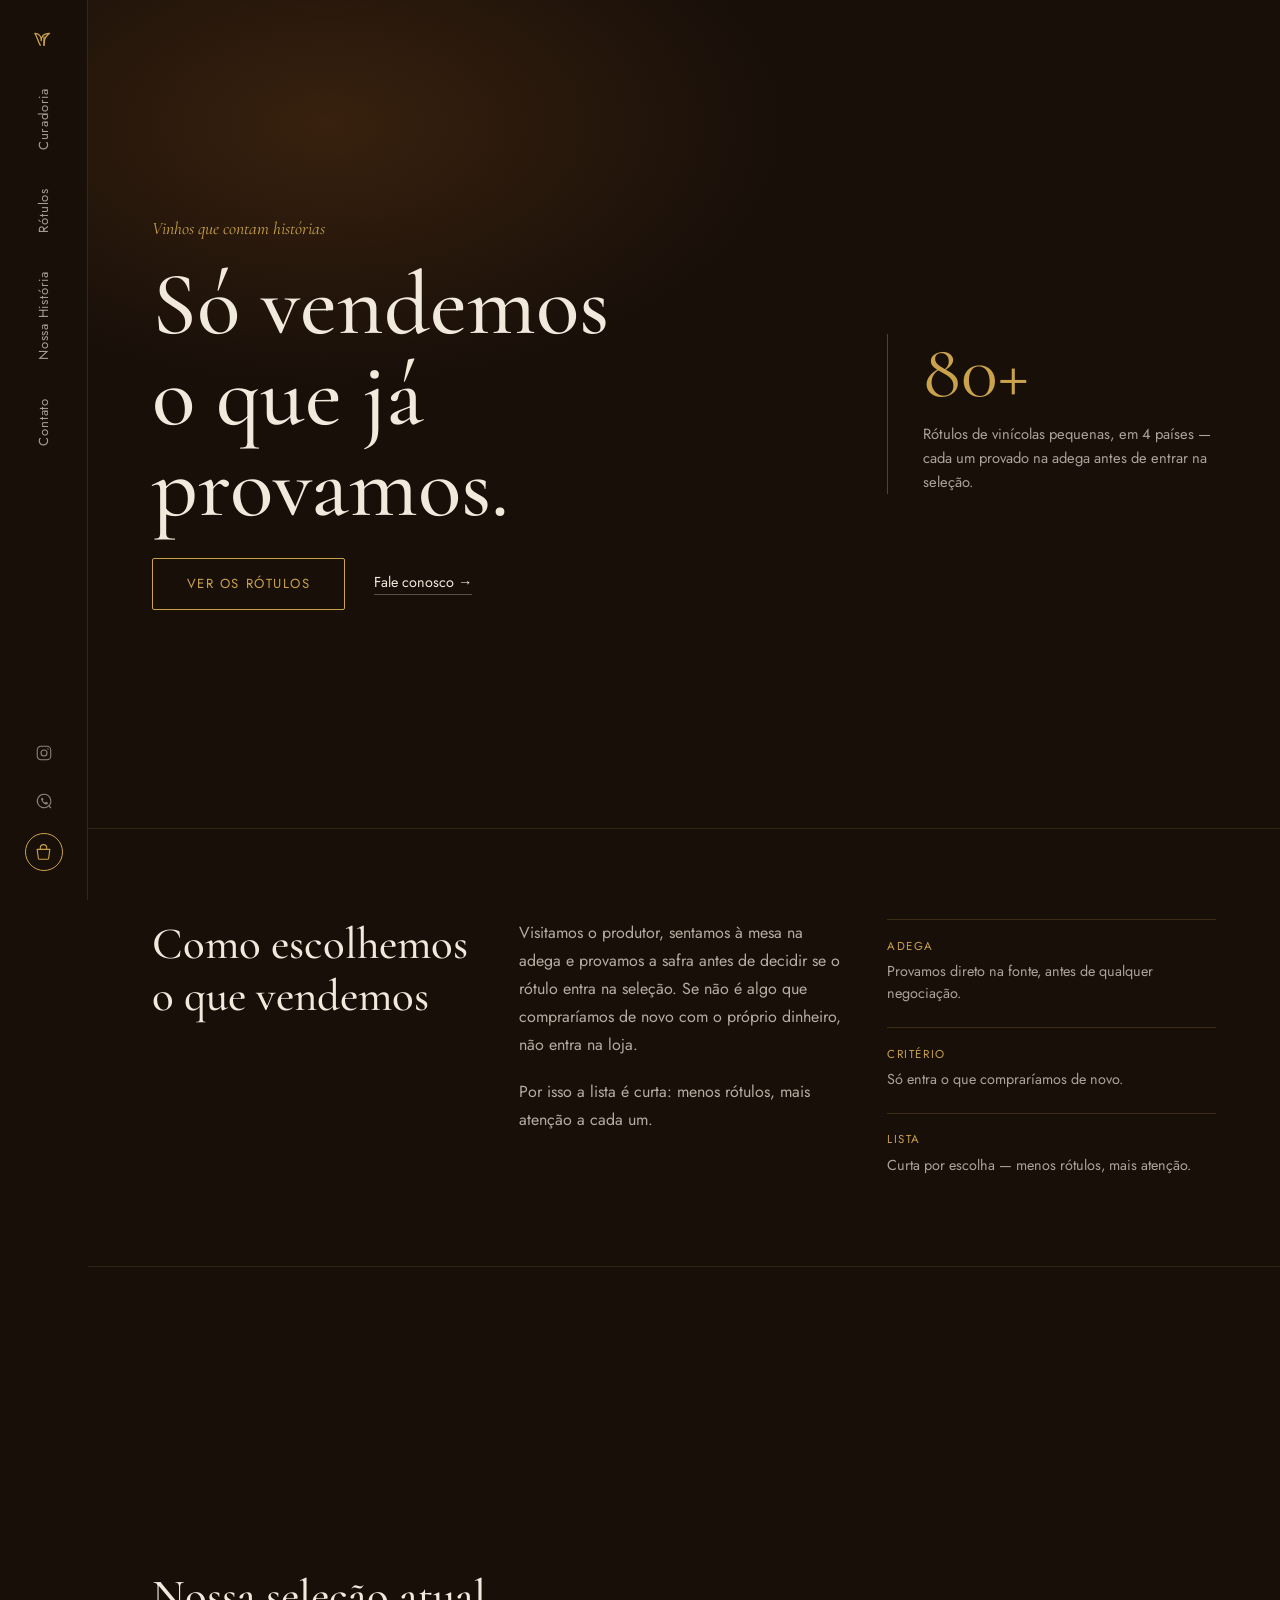
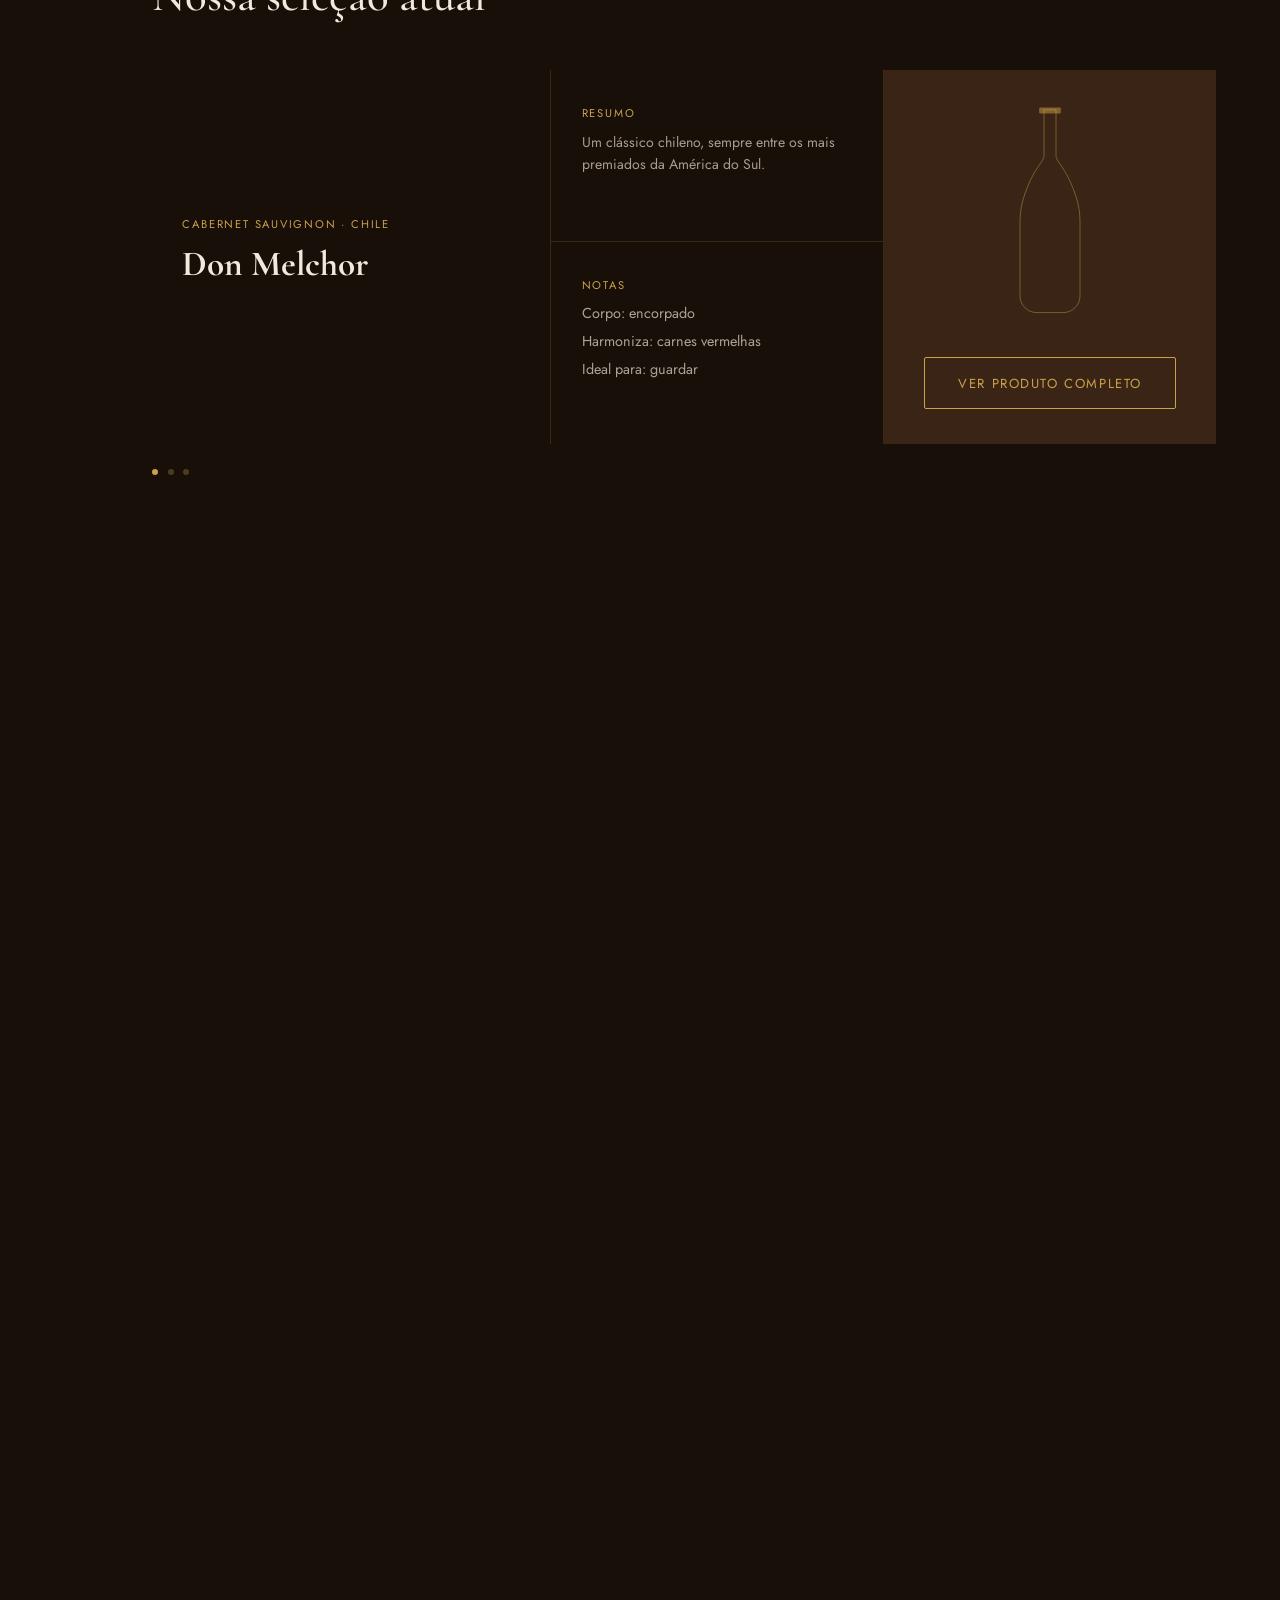
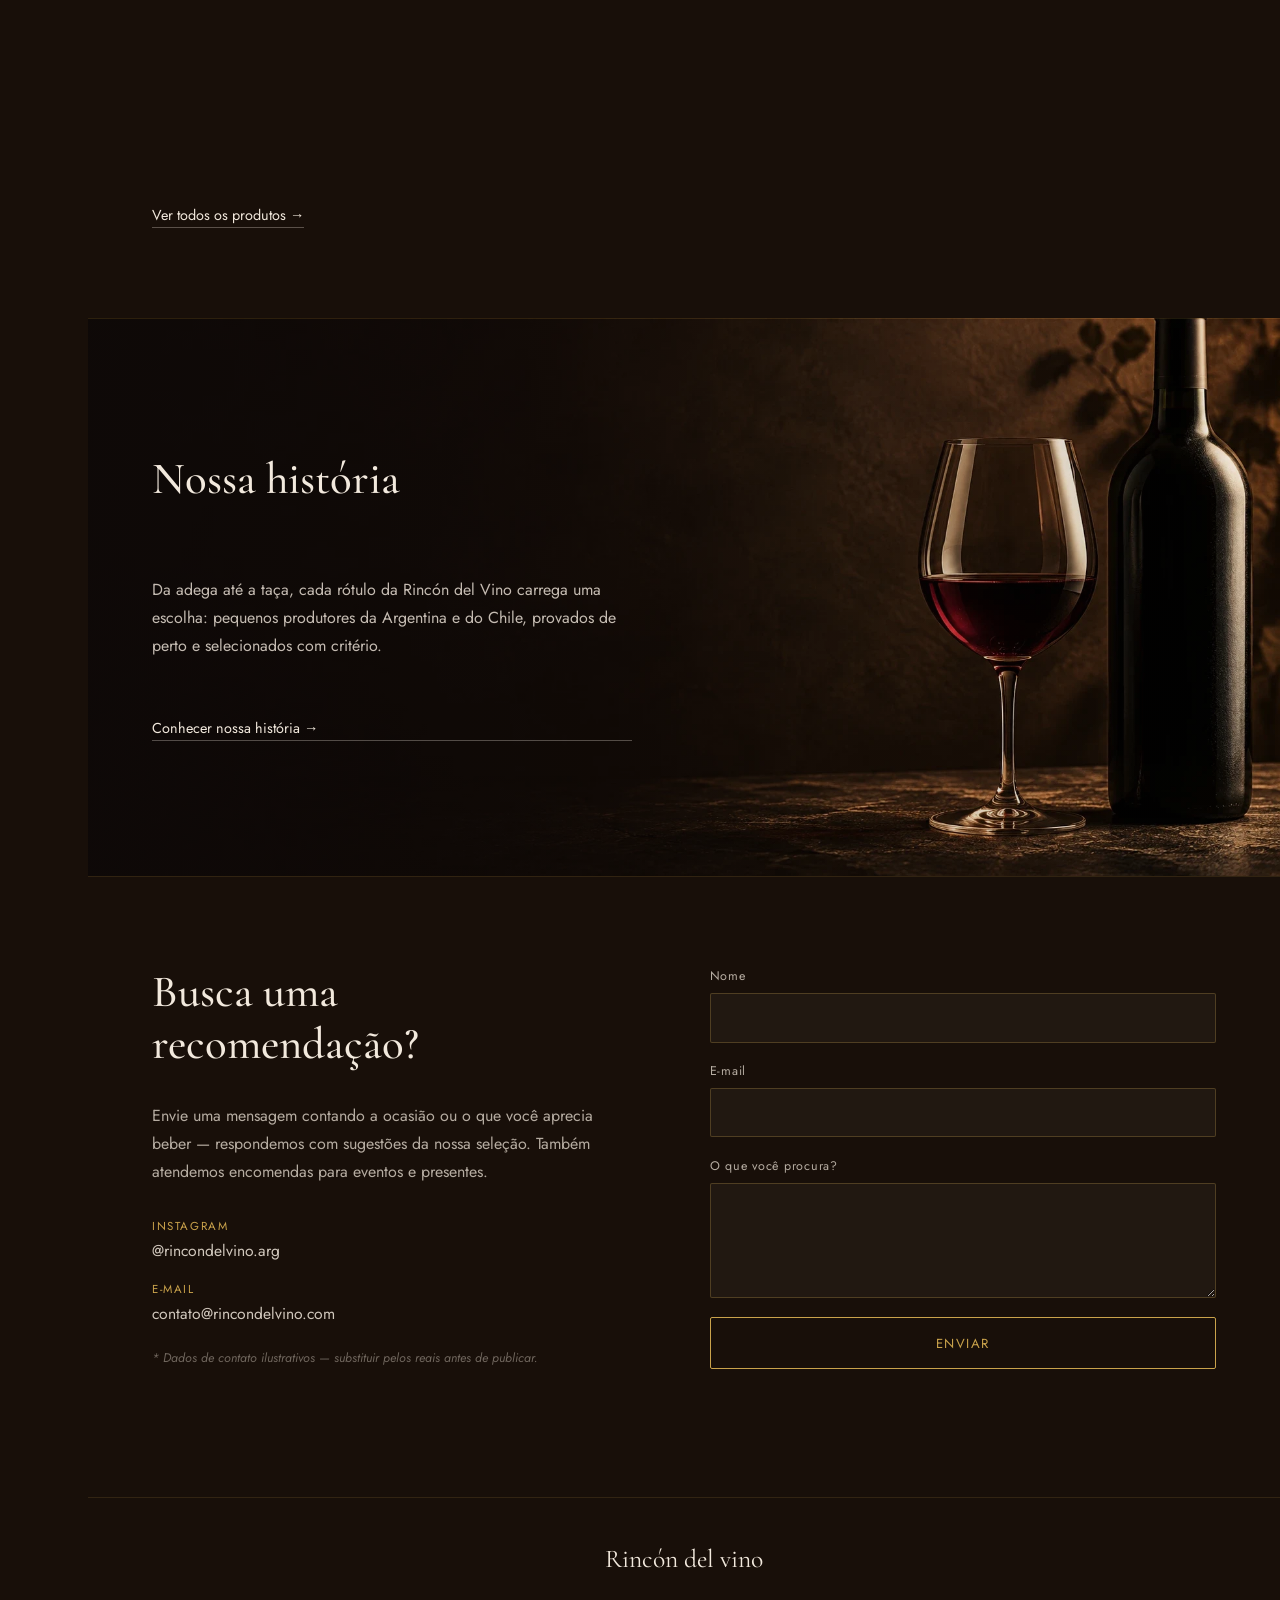
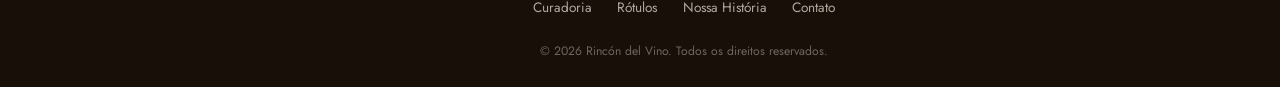
<file: index.html>
<!DOCTYPE html>
<html lang="pt-BR">
  <head>
    <meta charset="UTF-8" />
    <meta name="viewport" content="width=device-width, initial-scale=1.0" />
    <title>Rincón del Vino — Curadoria de Vinhos Argentinos e Chilenos</title>
    <meta
      name="description"
      content="A Rincón del Vino é uma garrafeira especializada em vinhos argentinos e chilenos de pequenos produtores. Rótulos provados e selecionados a dedo, com retirada em loja."
    />
    <meta name="robots" content="index, follow" />
    <link rel="canonical" href="https://rincon-zeta.vercel.app/" />
    <meta property="og:type" content="website" />
    <meta property="og:site_name" content="Rincón del Vino" />
    <meta property="og:title" content="Rincón del Vino — Curadoria de Vinhos Argentinos e Chilenos" />
    <meta
      property="og:description"
      content="Garrafeira especializada em vinhos argentinos e chilenos de pequenos produtores, provados e selecionados a dedo."
    />
    <meta property="og:url" content="https://rincon-zeta.vercel.app/" />
    <meta property="og:locale" content="pt_BR" />
    <meta name="twitter:card" content="summary" />
    <meta name="twitter:title" content="Rincón del Vino — Curadoria de Vinhos Argentinos e Chilenos" />
    <meta
      name="twitter:description"
      content="Garrafeira especializada em vinhos argentinos e chilenos de pequenos produtores, provados e selecionados a dedo."
    />
    <link rel="preconnect" href="https://fonts.googleapis.com" />
    <link rel="preconnect" href="https://fonts.gstatic.com" crossorigin />
    <link
      href="https://fonts.googleapis.com/css2?family=Cormorant+Garamond:ital,wght@0,500,600&family=Jost:wght@300;400;500&display=swap"
      rel="stylesheet"
    />
    <link rel="stylesheet" href="assets/css/style.css" />
    <script type="application/ld+json">
      {
        "@context": "https://schema.org",
        "@type": "LiquorStore",
        "name": "Rincón del Vino",
        "description": "Garrafeira especializada em vinhos argentinos e chilenos de pequenos produtores.",
        "url": "https://rincon-zeta.vercel.app/",
        "sameAs": ["https://www.instagram.com/rincondelvino.arg/"],
        "priceRange": "$$"
      }
    </script>
  </head>
  <body>
    <div class="shell">
      <aside class="rail" id="rail">
        <a href="#topo" class="rail__logo" aria-label="Rincón del Vino">
          <svg viewBox="0 0 24 24" fill="none" stroke="currentColor" stroke-width="1.4" aria-hidden="true">
            <path d="M12 21c0-6 1-9 6-13-6 0-9 2-9 8 0-5-3-8-7-8 3 4 3 9 6 13" stroke-linecap="round" stroke-linejoin="round" />
            <path d="M12 21V12" stroke-linecap="round" />
          </svg>
        </a>

        <nav class="rail__nav" id="nav-links">
          <a href="#curadoria">Curadoria</a>
          <a href="produtos/">Rótulos</a>
          <a href="historia.html">Nossa História</a>
          <a href="#contato">Contato</a>
        </nav>

        <div class="rail__right">
          <a
            class="rail__icon"
            href="https://www.instagram.com/rincondelvino.arg/"
            target="_blank"
            rel="noopener"
            aria-label="Instagram"
          >
            <svg viewBox="0 0 24 24" fill="none" stroke="currentColor" stroke-width="1.4" aria-hidden="true">
              <rect x="3" y="3" width="18" height="18" rx="5" />
              <circle cx="12" cy="12" r="4" />
              <circle cx="17.3" cy="6.7" r="0.9" fill="currentColor" stroke="none" />
            </svg>
          </a>
          <a
            class="rail__icon"
            id="whatsapp-link"
            href="#"
            target="_blank"
            rel="noopener"
            aria-label="WhatsApp"
          >
            <svg viewBox="0 0 24 24" fill="none" stroke="currentColor" stroke-width="1.4" aria-hidden="true">
              <path d="M12 3a9 9 0 1 0 6.5 15.3L21 21l-2.7-2.5A9 9 0 0 0 12 3Z" stroke-linejoin="round" />
              <path d="M8.4 8.6c.3-.6.9-1.3 1.5-1 .5.2 1 1.3 1.2 1.7.2.4.1.6-.1.9-.2.3-.4.5-.6.7-.2.2-.2.4 0 .7.4 1 1.6 2.1 2.6 2.5.3.1.5.1.7-.1.2-.2.5-.5.7-.7.3-.2.5-.3.9-.1.5.2 1.5.7 1.7 1.1.3.4.3.9 0 1.4-.4.6-1.3 1-2 1-2 0-5.4-2.2-6.7-6.3-.2-.7 0-1.8.1-2.8Z" fill="currentColor" stroke="none" />
            </svg>
          </a>
          <a href="carrinho.html" class="rail__icon rail__icon--cart" aria-label="Carrinho">
            <svg viewBox="0 0 24 24" fill="none" stroke="currentColor" stroke-width="1.4" aria-hidden="true">
              <path d="M4 8h16l-1.5 11.2A1.5 1.5 0 0 1 17 20.5H7a1.5 1.5 0 0 1-1.5-1.3L4 8Z" stroke-linejoin="round" />
              <path d="M8 8V6a4 4 0 0 1 8 0v2" stroke-linecap="round" />
            </svg>
            <span class="rail__cart-badge" id="cart-count" hidden>0</span>
          </a>

          <button
            class="rail__toggle"
            id="nav-toggle"
            aria-label="Abrir menu"
            aria-expanded="false"
            aria-controls="nav-links"
          >
            <span></span>
            <span></span>
            <span></span>
          </button>
        </div>
      </aside>

      <main class="content">
        <section class="hero" id="topo">
          <div class="hero__main">
            <p class="hero__kicker">Vinhos que contam histórias</p>
            <h1 class="hero__headline">
              Só vendemos<br />
              o que já<br />
              provamos.
            </h1>
            <div class="hero__actions">
              <a href="produtos/" class="cta">Ver os rótulos</a>
              <a href="#contato" class="link-underline">Fale conosco →</a>
            </div>
          </div>

          <aside class="hero__panel">
            <p class="hero__panel-number">80+</p>
            <p class="hero__panel-label">
              Rótulos de vinícolas pequenas, em 4 países — cada um provado
              na adega antes de entrar na seleção.
            </p>
          </aside>
        </section>

        <section class="block" id="curadoria">
          <div class="block__grid">
            <h2 class="block__title">Como escolhemos o que vendemos</h2>

            <div class="block__copy">
              <p class="body-copy">
                Visitamos o produtor, sentamos à mesa na adega e provamos
                a safra antes de decidir se o rótulo entra na seleção. Se
                não é algo que compraríamos de novo com o próprio
                dinheiro, não entra na loja.
              </p>
              <p class="body-copy">
                Por isso a lista é curta: menos rótulos, mais atenção a
                cada um.
              </p>
            </div>

            <ul class="fact-list">
              <li>
                <p class="fact-list__label">Adega</p>
                <p class="fact-list__text">Provamos direto na fonte, antes de qualquer negociação.</p>
              </li>
              <li>
                <p class="fact-list__label">Critério</p>
                <p class="fact-list__text">Só entra o que compraríamos de novo.</p>
              </li>
              <li>
                <p class="fact-list__label">Lista</p>
                <p class="fact-list__text">Curta por escolha — menos rótulos, mais atenção.</p>
              </li>
            </ul>
          </div>
        </section>

        <section class="block block--catalog" id="colecao">
          <div class="catalog" id="catalog">
            <div class="catalog__frame">
              <h2 class="block__title">Nossa seleção atual</h2>

              <div class="bento" id="catalog-grid">
                <div class="catalog-product is-active" data-product="0">
                  <article class="bento__item bento__item--feature">
                    <p class="wine-card__type">Cabernet Sauvignon · Chile</p>
                    <h3 class="wine-card__name">Don Melchor</h3>
                  </article>
                  <article class="bento__item">
                    <p class="wine-card__type">Resumo</p>
                    <p class="wine-card__note">
                      Um clássico chileno, sempre entre os mais premiados
                      da América do Sul.
                    </p>
                  </article>
                  <article class="bento__item">
                    <p class="wine-card__type">Notas</p>
                    <ul class="catalog__specs">
                      <li>Corpo: encorpado</li>
                      <li>Harmoniza: carnes vermelhas</li>
                      <li>Ideal para: guardar</li>
                    </ul>
                  </article>
                  <article class="bento__item bento__item--cta">
                    <svg class="catalog__bottle" viewBox="0 0 140 380" role="img" aria-label="Ilustração de uma garrafa de vinho (imagem provisória)">
                      <path
                        d="M60,8 L80,8 L80,84 C80,94 95,104 108,138 C118,163 120,178 120,198
                           L120,318 C120,334 107,346 92,346 L48,346 C33,346 20,334 20,318
                           L20,198 C20,178 22,163 32,138 C45,104 60,94 60,84 Z"
                        fill="none" stroke="rgba(201,162,75,0.5)" stroke-width="1.5" />
                      <rect x="52" y="4" width="36" height="10" rx="2" fill="rgba(201,162,75,0.5)" />
                    </svg>
                    <a href="produtos/don-melchor.html" class="cta">Ver produto completo</a>
                  </article>
                </div>

                <div class="catalog-product" data-product="1">
                  <article class="bento__item bento__item--feature">
                    <p class="wine-card__type">Malbec · Mendoza, Argentina</p>
                    <h3 class="wine-card__name">Finca Ambrosía</h3>
                  </article>
                  <article class="bento__item">
                    <p class="wine-card__type">Resumo</p>
                    <p class="wine-card__note">
                      Malbec de altitude, da Cordilheira dos Andes.
                    </p>
                  </article>
                  <article class="bento__item">
                    <p class="wine-card__type">Notas</p>
                    <ul class="catalog__specs">
                      <li>Corpo: médio a encorpado</li>
                      <li>Harmoniza: carnes grelhadas</li>
                      <li>Ideal para: guardar</li>
                    </ul>
                  </article>
                  <article class="bento__item bento__item--cta">
                    <svg class="catalog__bottle" viewBox="0 0 140 380" role="img" aria-label="Ilustração de uma garrafa de vinho (imagem provisória)">
                      <path
                        d="M60,8 L80,8 L80,84 C80,94 95,104 108,138 C118,163 120,178 120,198
                           L120,318 C120,334 107,346 92,346 L48,346 C33,346 20,334 20,318
                           L20,198 C20,178 22,163 32,138 C45,104 60,94 60,84 Z"
                        fill="none" stroke="rgba(201,162,75,0.5)" stroke-width="1.5" />
                      <rect x="52" y="4" width="36" height="10" rx="2" fill="rgba(201,162,75,0.5)" />
                    </svg>
                    <a href="produtos/finca-ambrosia.html" class="cta">Ver produto completo</a>
                  </article>
                </div>

                <div class="catalog-product" data-product="2">
                  <article class="bento__item bento__item--feature">
                    <p class="wine-card__type">Malbec · Agrelo, Argentina</p>
                    <h3 class="wine-card__name">Anaia</h3>
                  </article>
                  <article class="bento__item">
                    <p class="wine-card__type">Resumo</p>
                    <p class="wine-card__note">
                      Descoberta recente, hoje presença constante na
                      nossa seleção.
                    </p>
                  </article>
                  <article class="bento__item">
                    <p class="wine-card__type">Notas</p>
                    <ul class="catalog__specs">
                      <li>Corpo: médio</li>
                      <li>Harmoniza: queijos e massas</li>
                      <li>Ideal para: beber logo</li>
                    </ul>
                  </article>
                  <article class="bento__item bento__item--cta">
                    <svg class="catalog__bottle" viewBox="0 0 140 380" role="img" aria-label="Ilustração de uma garrafa de vinho (imagem provisória)">
                      <path
                        d="M60,8 L80,8 L80,84 C80,94 95,104 108,138 C118,163 120,178 120,198
                           L120,318 C120,334 107,346 92,346 L48,346 C33,346 20,334 20,318
                           L20,198 C20,178 22,163 32,138 C45,104 60,94 60,84 Z"
                        fill="none" stroke="rgba(201,162,75,0.5)" stroke-width="1.5" />
                      <rect x="52" y="4" width="36" height="10" rx="2" fill="rgba(201,162,75,0.5)" />
                    </svg>
                    <a href="produtos/anaia.html" class="cta">Ver produto completo</a>
                  </article>
                </div>
              </div>

              <div class="catalog__dots" aria-hidden="true">
                <span class="catalog__dot is-active" data-dot="0"></span>
                <span class="catalog__dot" data-dot="1"></span>
                <span class="catalog__dot" data-dot="2"></span>
              </div>
            </div>

            <div class="catalog__track" aria-hidden="true">
              <div class="catalog__step"></div>
              <div class="catalog__step"></div>
              <div class="catalog__step"></div>
            </div>
          </div>

          <a href="produtos/" class="link-underline catalog__more">Ver todos os produtos →</a>
        </section>

        <section class="block block--banner" id="historia">
          <div class="block__grid block__grid--narrow">
            <h2 class="block__title">Nossa história</h2>
            <p class="body-copy">
              Da adega até a taça, cada rótulo da Rincón del Vino carrega
              uma escolha: pequenos produtores da Argentina e do Chile,
              provados de perto e selecionados com critério.
            </p>
            <a href="historia.html" class="link-underline">Conhecer nossa história →</a>
          </div>
        </section>

        <section class="block" id="contato">
          <div class="contact-grid">
            <div class="contact__info">
              <h2 class="block__title">Busca uma recomendação?</h2>
              <p class="body-copy">
                Envie uma mensagem contando a ocasião ou o que você
                aprecia beber — respondemos com sugestões da nossa
                seleção. Também atendemos encomendas para eventos e
                presentes.
              </p>

              <dl class="contact__details">
                <div>
                  <dt>Instagram</dt>
                  <dd><a href="https://www.instagram.com/rincondelvino.arg/" target="_blank" rel="noopener">@rincondelvino.arg</a></dd>
                </div>
                <div>
                  <dt>E-mail</dt>
                  <dd><a href="mailto:contato@rincondelvino.com">contato@rincondelvino.com</a></dd>
                </div>
              </dl>
              <p class="contact__note">
                * Dados de contato ilustrativos — substituir pelos reais
                antes de publicar.
              </p>
            </div>

            <form class="contact__form" id="contact-form" novalidate>
              <div class="field">
                <label for="name">Nome</label>
                <input type="text" id="name" name="name" required />
              </div>
              <div class="field">
                <label for="email">E-mail</label>
                <input type="email" id="email" name="email" required />
              </div>
              <div class="field">
                <label for="message">O que você procura?</label>
                <textarea id="message" name="message" rows="4" required></textarea>
              </div>
              <button type="submit" class="cta cta--block">Enviar</button>
              <p class="contact__feedback" id="contact-feedback" role="status"></p>
            </form>
          </div>
        </section>
      </main>
    </div>

    <footer class="footer">
      <p class="footer__wordmark">Rincón del vino</p>
      <nav class="footer__links">
        <a href="#curadoria">Curadoria</a>
        <a href="produtos/">Rótulos</a>
        <a href="historia.html">Nossa História</a>
        <a href="#contato">Contato</a>
      </nav>
      <p class="footer__copy">
        © <span id="year"></span> Rincón del Vino. Todos os direitos
        reservados.
      </p>
    </footer>

    <script src="assets/js/main.js"></script>
  </body>
</html>
</file>
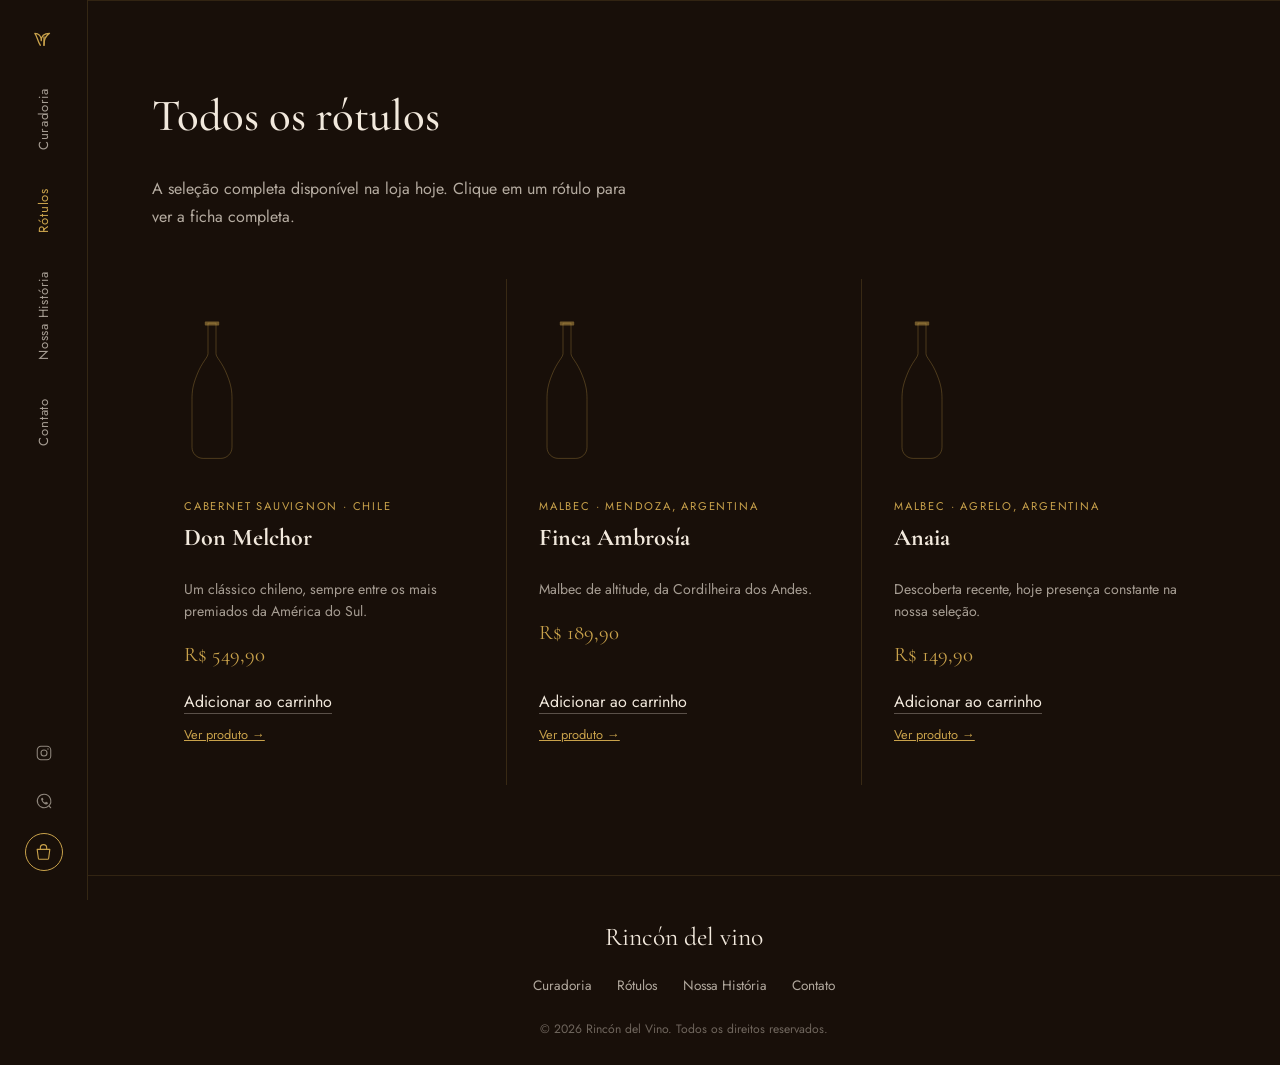
<file: produtos/index.html>
<!DOCTYPE html>
<html lang="pt-BR">
  <head>
    <meta charset="UTF-8" />
    <meta name="viewport" content="width=device-width, initial-scale=1.0" />
    <title>Nossos Rótulos — Rincón del Vino</title>
    <meta
      name="description"
      content="Conheça a seleção completa de vinhos argentinos e chilenos da Rincón del Vino — cada rótulo provado e escolhido a dedo."
    />
    <meta name="robots" content="index, follow" />
    <link rel="canonical" href="https://rincon-zeta.vercel.app/produtos/" />
    <meta property="og:type" content="website" />
    <meta property="og:site_name" content="Rincón del Vino" />
    <meta property="og:title" content="Nossos Rótulos — Rincón del Vino" />
    <meta
      property="og:description"
      content="Conheça a seleção completa de vinhos argentinos e chilenos da Rincón del Vino."
    />
    <meta property="og:url" content="https://rincon-zeta.vercel.app/produtos/" />
    <meta property="og:locale" content="pt_BR" />
    <link rel="preconnect" href="https://fonts.googleapis.com" />
    <link rel="preconnect" href="https://fonts.gstatic.com" crossorigin />
    <link
      href="https://fonts.googleapis.com/css2?family=Cormorant+Garamond:ital,wght@0,500,600&family=Jost:wght@300;400;500&display=swap"
      rel="stylesheet"
    />
    <link rel="stylesheet" href="../assets/css/style.css" />
  </head>
  <body>
    <div class="shell">
      <aside class="rail" id="rail">
        <a href="../index.html#topo" class="rail__logo" aria-label="Rincón del Vino">
          <svg viewBox="0 0 24 24" fill="none" stroke="currentColor" stroke-width="1.4" aria-hidden="true">
            <path d="M12 21c0-6 1-9 6-13-6 0-9 2-9 8 0-5-3-8-7-8 3 4 3 9 6 13" stroke-linecap="round" stroke-linejoin="round" />
            <path d="M12 21V12" stroke-linecap="round" />
          </svg>
        </a>

        <nav class="rail__nav" id="nav-links">
          <a href="../index.html#curadoria">Curadoria</a>
          <a href="./" class="is-current">Rótulos</a>
          <a href="../historia.html">Nossa História</a>
          <a href="../index.html#contato">Contato</a>
        </nav>

        <div class="rail__right">
          <a
            class="rail__icon"
            href="https://www.instagram.com/rincondelvino.arg/"
            target="_blank"
            rel="noopener"
            aria-label="Instagram"
          >
            <svg viewBox="0 0 24 24" fill="none" stroke="currentColor" stroke-width="1.4" aria-hidden="true">
              <rect x="3" y="3" width="18" height="18" rx="5" />
              <circle cx="12" cy="12" r="4" />
              <circle cx="17.3" cy="6.7" r="0.9" fill="currentColor" stroke="none" />
            </svg>
          </a>
          <a
            class="rail__icon"
            id="whatsapp-link"
            href="#"
            target="_blank"
            rel="noopener"
            aria-label="WhatsApp"
          >
            <svg viewBox="0 0 24 24" fill="none" stroke="currentColor" stroke-width="1.4" aria-hidden="true">
              <path d="M12 3a9 9 0 1 0 6.5 15.3L21 21l-2.7-2.5A9 9 0 0 0 12 3Z" stroke-linejoin="round" />
              <path d="M8.4 8.6c.3-.6.9-1.3 1.5-1 .5.2 1 1.3 1.2 1.7.2.4.1.6-.1.9-.2.3-.4.5-.6.7-.2.2-.2.4 0 .7.4 1 1.6 2.1 2.6 2.5.3.1.5.1.7-.1.2-.2.5-.5.7-.7.3-.2.5-.3.9-.1.5.2 1.5.7 1.7 1.1.3.4.3.9 0 1.4-.4.6-1.3 1-2 1-2 0-5.4-2.2-6.7-6.3-.2-.7 0-1.8.1-2.8Z" fill="currentColor" stroke="none" />
            </svg>
          </a>
          <a href="../carrinho.html" class="rail__icon rail__icon--cart" aria-label="Carrinho">
            <svg viewBox="0 0 24 24" fill="none" stroke="currentColor" stroke-width="1.4" aria-hidden="true">
              <path d="M4 8h16l-1.5 11.2A1.5 1.5 0 0 1 17 20.5H7a1.5 1.5 0 0 1-1.5-1.3L4 8Z" stroke-linejoin="round" />
              <path d="M8 8V6a4 4 0 0 1 8 0v2" stroke-linecap="round" />
            </svg>
            <span class="rail__cart-badge" id="cart-count" hidden>0</span>
          </a>

          <button
            class="rail__toggle"
            id="nav-toggle"
            aria-label="Abrir menu"
            aria-expanded="false"
            aria-controls="nav-links"
          >
            <span></span>
            <span></span>
            <span></span>
          </button>
        </div>
      </aside>

      <main class="content">
        <section class="block">
          <h1 class="block__title">Todos os rótulos</h1>
          <p class="body-copy">
            A seleção completa disponível na loja hoje. Clique em um
            rótulo para ver a ficha completa.
          </p>

          <div class="product-grid">
            <article class="product-card">
              <a class="product-card__link-wrap" href="don-melchor.html">
                <svg class="product-card__bottle" viewBox="0 0 140 380" role="img" aria-label="Ilustração de uma garrafa de vinho (imagem provisória)">
                  <path
                    d="M60,8 L80,8 L80,84 C80,94 95,104 108,138 C118,163 120,178 120,198
                       L120,318 C120,334 107,346 92,346 L48,346 C33,346 20,334 20,318
                       L20,198 C20,178 22,163 32,138 C45,104 60,94 60,84 Z"
                    fill="none" stroke="rgba(201,162,75,0.5)" stroke-width="1.5" />
                  <rect x="52" y="4" width="36" height="10" rx="2" fill="rgba(201,162,75,0.5)" />
                </svg>
                <p class="wine-card__type">Cabernet Sauvignon · Chile</p>
                <h3 class="wine-card__name">Don Melchor</h3>
                <p class="wine-card__note">
                  Um clássico chileno, sempre entre os mais premiados da
                  América do Sul.
                </p>
              </a>
              <p class="product-card__price">R$ 549,90</p>
              <div class="product-card__actions">
                <button type="button" class="link-underline product-card__add" data-add-to-cart="don-melchor">Adicionar ao carrinho</button>
                <a class="product-card__link" href="don-melchor.html">Ver produto →</a>
              </div>
            </article>

            <article class="product-card">
              <a class="product-card__link-wrap" href="finca-ambrosia.html">
                <svg class="product-card__bottle" viewBox="0 0 140 380" role="img" aria-label="Ilustração de uma garrafa de vinho (imagem provisória)">
                  <path
                    d="M60,8 L80,8 L80,84 C80,94 95,104 108,138 C118,163 120,178 120,198
                       L120,318 C120,334 107,346 92,346 L48,346 C33,346 20,334 20,318
                       L20,198 C20,178 22,163 32,138 C45,104 60,94 60,84 Z"
                    fill="none" stroke="rgba(201,162,75,0.5)" stroke-width="1.5" />
                  <rect x="52" y="4" width="36" height="10" rx="2" fill="rgba(201,162,75,0.5)" />
                </svg>
                <p class="wine-card__type">Malbec · Mendoza, Argentina</p>
                <h3 class="wine-card__name">Finca Ambrosía</h3>
                <p class="wine-card__note">
                  Malbec de altitude, da Cordilheira dos Andes.
                </p>
              </a>
              <p class="product-card__price">R$ 189,90</p>
              <div class="product-card__actions">
                <button type="button" class="link-underline product-card__add" data-add-to-cart="finca-ambrosia">Adicionar ao carrinho</button>
                <a class="product-card__link" href="finca-ambrosia.html">Ver produto →</a>
              </div>
            </article>

            <article class="product-card">
              <a class="product-card__link-wrap" href="anaia.html">
                <svg class="product-card__bottle" viewBox="0 0 140 380" role="img" aria-label="Ilustração de uma garrafa de vinho (imagem provisória)">
                  <path
                    d="M60,8 L80,8 L80,84 C80,94 95,104 108,138 C118,163 120,178 120,198
                       L120,318 C120,334 107,346 92,346 L48,346 C33,346 20,334 20,318
                       L20,198 C20,178 22,163 32,138 C45,104 60,94 60,84 Z"
                    fill="none" stroke="rgba(201,162,75,0.5)" stroke-width="1.5" />
                  <rect x="52" y="4" width="36" height="10" rx="2" fill="rgba(201,162,75,0.5)" />
                </svg>
                <p class="wine-card__type">Malbec · Agrelo, Argentina</p>
                <h3 class="wine-card__name">Anaia</h3>
                <p class="wine-card__note">
                  Descoberta recente, hoje presença constante na nossa
                  seleção.
                </p>
              </a>
              <p class="product-card__price">R$ 149,90</p>
              <div class="product-card__actions">
                <button type="button" class="link-underline product-card__add" data-add-to-cart="anaia">Adicionar ao carrinho</button>
                <a class="product-card__link" href="anaia.html">Ver produto →</a>
              </div>
            </article>
          </div>
        </section>
      </main>
    </div>

    <footer class="footer">
      <p class="footer__wordmark">Rincón del vino</p>
      <nav class="footer__links">
        <a href="../index.html#curadoria">Curadoria</a>
        <a href="./">Rótulos</a>
        <a href="../historia.html">Nossa História</a>
        <a href="../index.html#contato">Contato</a>
      </nav>
      <p class="footer__copy">
        © <span id="year"></span> Rincón del Vino. Todos os direitos
        reservados.
      </p>
    </footer>

    <script src="../assets/js/main.js"></script>
  </body>
</html>
</file>
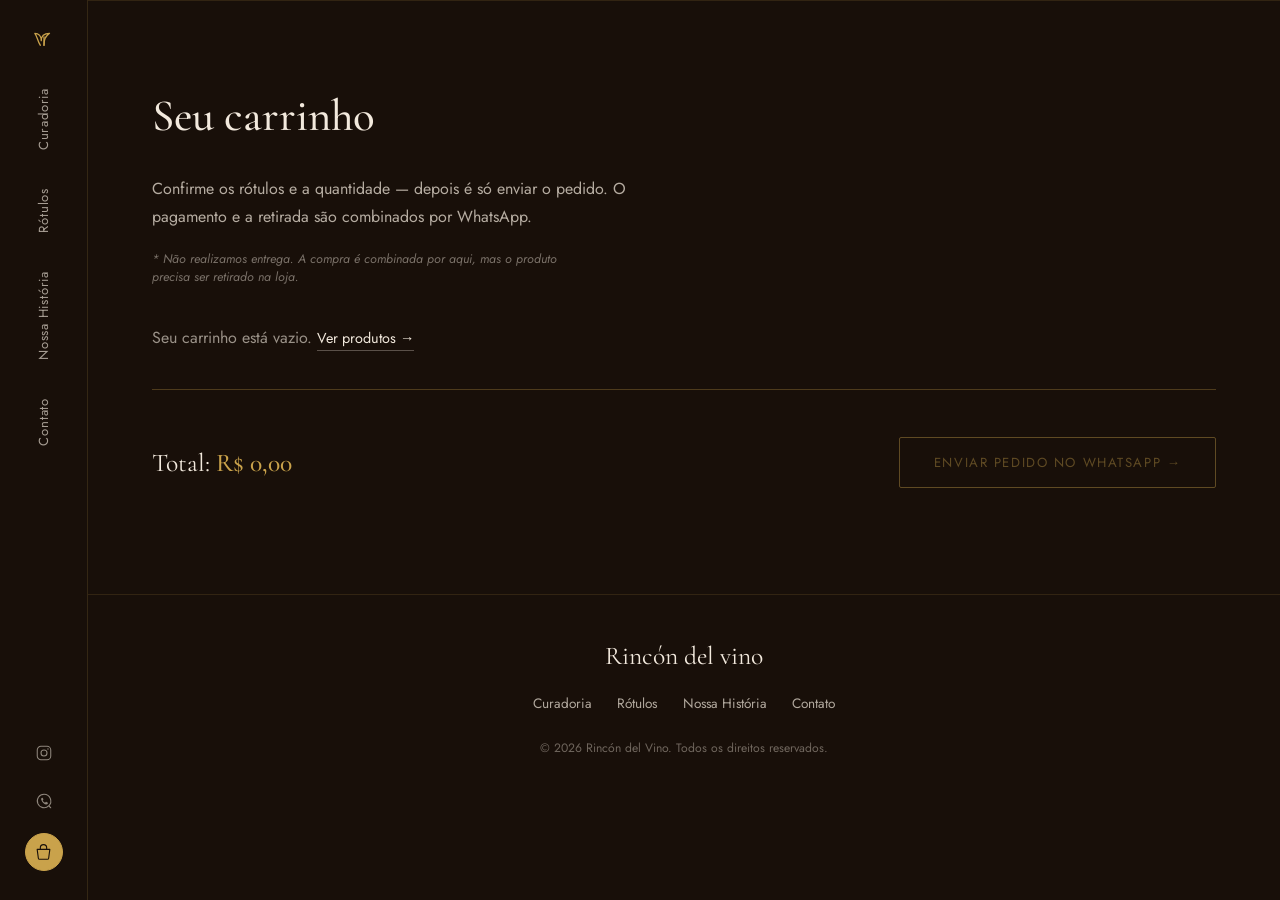
<file: carrinho.html>
<!DOCTYPE html>
<html lang="pt-BR">
  <head>
    <meta charset="UTF-8" />
    <meta name="viewport" content="width=device-width, initial-scale=1.0" />
    <title>Carrinho — Rincón del Vino</title>
    <meta
      name="description"
      content="Confira os rótulos selecionados e envie seu pedido pelo WhatsApp — retirada em loja, sem entrega."
    />
    <meta name="robots" content="noindex, follow" />
    <link rel="canonical" href="https://rincon-zeta.vercel.app/carrinho.html" />
    <link rel="preconnect" href="https://fonts.googleapis.com" />
    <link rel="preconnect" href="https://fonts.gstatic.com" crossorigin />
    <link
      href="https://fonts.googleapis.com/css2?family=Cormorant+Garamond:ital,wght@0,500,600&family=Jost:wght@300;400;500&display=swap"
      rel="stylesheet"
    />
    <link rel="stylesheet" href="assets/css/style.css" />
  </head>
  <body>
    <div class="shell">
      <aside class="rail" id="rail">
        <a href="index.html#topo" class="rail__logo" aria-label="Rincón del Vino">
          <svg viewBox="0 0 24 24" fill="none" stroke="currentColor" stroke-width="1.4" aria-hidden="true">
            <path d="M12 21c0-6 1-9 6-13-6 0-9 2-9 8 0-5-3-8-7-8 3 4 3 9 6 13" stroke-linecap="round" stroke-linejoin="round" />
            <path d="M12 21V12" stroke-linecap="round" />
          </svg>
        </a>

        <nav class="rail__nav" id="nav-links">
          <a href="index.html#curadoria">Curadoria</a>
          <a href="produtos/">Rótulos</a>
          <a href="historia.html">Nossa História</a>
          <a href="index.html#contato">Contato</a>
        </nav>

        <div class="rail__right">
          <a
            class="rail__icon"
            href="https://www.instagram.com/rincondelvino.arg/"
            target="_blank"
            rel="noopener"
            aria-label="Instagram"
          >
            <svg viewBox="0 0 24 24" fill="none" stroke="currentColor" stroke-width="1.4" aria-hidden="true">
              <rect x="3" y="3" width="18" height="18" rx="5" />
              <circle cx="12" cy="12" r="4" />
              <circle cx="17.3" cy="6.7" r="0.9" fill="currentColor" stroke="none" />
            </svg>
          </a>
          <a
            class="rail__icon"
            id="whatsapp-link"
            href="#"
            target="_blank"
            rel="noopener"
            aria-label="WhatsApp"
          >
            <svg viewBox="0 0 24 24" fill="none" stroke="currentColor" stroke-width="1.4" aria-hidden="true">
              <path d="M12 3a9 9 0 1 0 6.5 15.3L21 21l-2.7-2.5A9 9 0 0 0 12 3Z" stroke-linejoin="round" />
              <path d="M8.4 8.6c.3-.6.9-1.3 1.5-1 .5.2 1 1.3 1.2 1.7.2.4.1.6-.1.9-.2.3-.4.5-.6.7-.2.2-.2.4 0 .7.4 1 1.6 2.1 2.6 2.5.3.1.5.1.7-.1.2-.2.5-.5.7-.7.3-.2.5-.3.9-.1.5.2 1.5.7 1.7 1.1.3.4.3.9 0 1.4-.4.6-1.3 1-2 1-2 0-5.4-2.2-6.7-6.3-.2-.7 0-1.8.1-2.8Z" fill="currentColor" stroke="none" />
            </svg>
          </a>
          <a href="carrinho.html" class="rail__icon rail__icon--cart is-current" aria-label="Carrinho">
            <svg viewBox="0 0 24 24" fill="none" stroke="currentColor" stroke-width="1.4" aria-hidden="true">
              <path d="M4 8h16l-1.5 11.2A1.5 1.5 0 0 1 17 20.5H7a1.5 1.5 0 0 1-1.5-1.3L4 8Z" stroke-linejoin="round" />
              <path d="M8 8V6a4 4 0 0 1 8 0v2" stroke-linecap="round" />
            </svg>
            <span class="rail__cart-badge" id="cart-count" hidden>0</span>
          </a>

          <button
            class="rail__toggle"
            id="nav-toggle"
            aria-label="Abrir menu"
            aria-expanded="false"
            aria-controls="nav-links"
          >
            <span></span>
            <span></span>
            <span></span>
          </button>
        </div>
      </aside>

      <main class="content">
        <section class="block">
          <h1 class="block__title">Seu carrinho</h1>
          <p class="body-copy">
            Confirme os rótulos e a quantidade — depois é só enviar o
            pedido. O pagamento e a retirada são combinados por WhatsApp.
          </p>
          <p class="pickup-note">
            * Não realizamos entrega. A compra é combinada por aqui, mas o
            produto precisa ser retirado na loja.
          </p>

          <p class="cart-empty" id="cart-empty" hidden>
            Seu carrinho está vazio.
            <a href="produtos/" class="link-underline">Ver produtos →</a>
          </p>

          <ul class="cart-list" id="cart-list"></ul>

          <div class="cart-summary">
            <p class="cart-summary__total">
              Total: <strong id="cart-total">R$ 0,00</strong>
            </p>
            <a
              href="#"
              id="cart-checkout"
              class="cta"
              target="_blank"
              rel="noopener"
            >Enviar pedido no WhatsApp →</a>
          </div>
        </section>
      </main>
    </div>

    <footer class="footer">
      <p class="footer__wordmark">Rincón del vino</p>
      <nav class="footer__links">
        <a href="index.html#curadoria">Curadoria</a>
        <a href="produtos/">Rótulos</a>
        <a href="historia.html">Nossa História</a>
        <a href="index.html#contato">Contato</a>
      </nav>
      <p class="footer__copy">
        © <span id="year"></span> Rincón del Vino. Todos os direitos
        reservados.
      </p>
    </footer>

    <script src="assets/js/main.js"></script>
  </body>
</html>
</file>
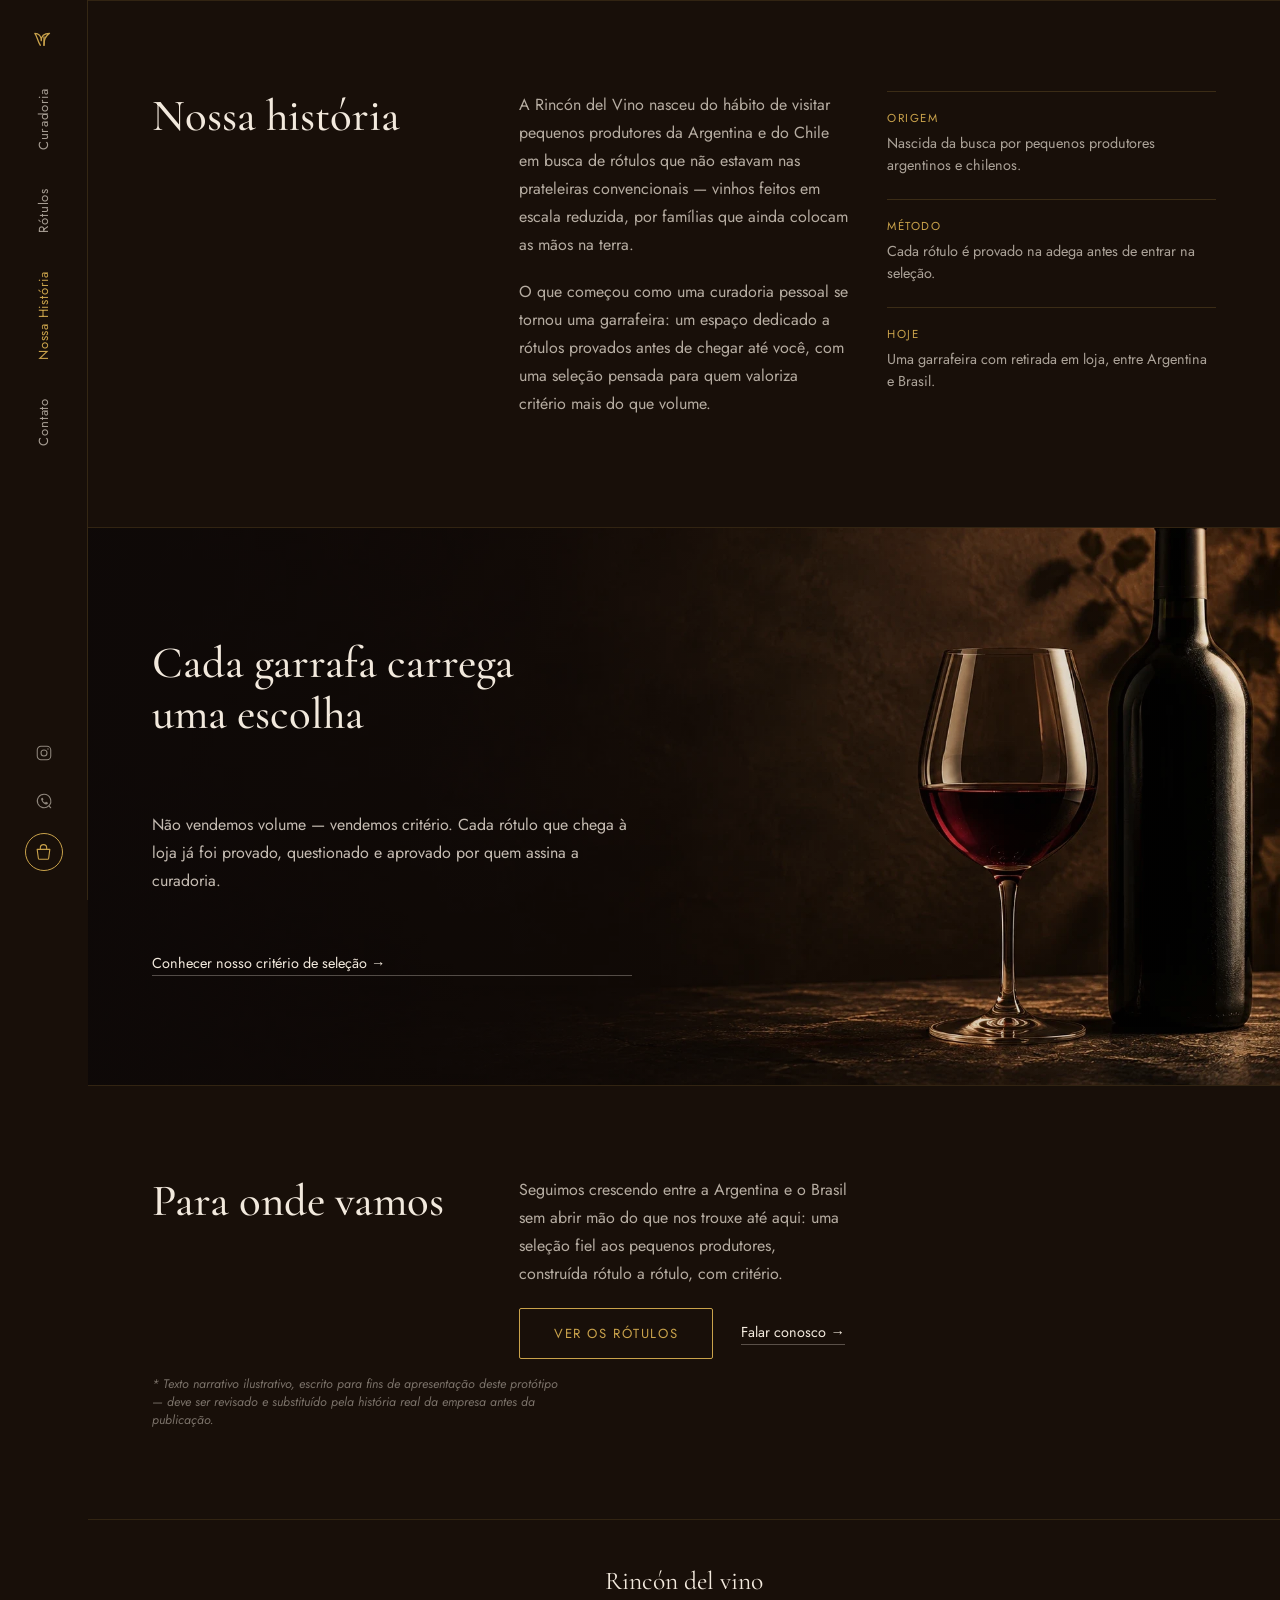
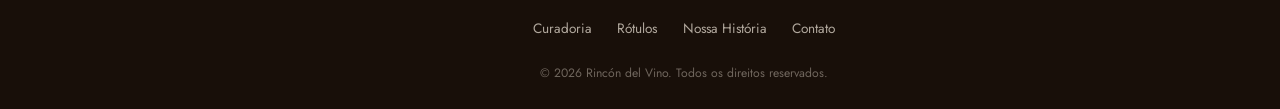
<file: historia.html>
<!DOCTYPE html>
<html lang="pt-BR">
  <head>
    <meta charset="UTF-8" />
    <meta name="viewport" content="width=device-width, initial-scale=1.0" />
    <title>Nossa História — Rincón del Vino</title>
    <meta
      name="description"
      content="Conheça a história da Rincón del Vino: uma garrafeira nascida da busca por pequenos produtores da Argentina e do Chile, com rótulos provados antes de chegar até você."
    />
    <meta name="robots" content="index, follow" />
    <link rel="canonical" href="https://rincon-zeta.vercel.app/historia.html" />
    <meta property="og:type" content="website" />
    <meta property="og:site_name" content="Rincón del Vino" />
    <meta property="og:title" content="Nossa História — Rincón del Vino" />
    <meta
      property="og:description"
      content="Uma garrafeira nascida da busca por pequenos produtores da Argentina e do Chile, com rótulos provados antes de chegar até você."
    />
    <meta property="og:url" content="https://rincon-zeta.vercel.app/historia.html" />
    <meta property="og:locale" content="pt_BR" />
    <link rel="preconnect" href="https://fonts.googleapis.com" />
    <link rel="preconnect" href="https://fonts.gstatic.com" crossorigin />
    <link
      href="https://fonts.googleapis.com/css2?family=Cormorant+Garamond:ital,wght@0,500,600&family=Jost:wght@300;400;500&display=swap"
      rel="stylesheet"
    />
    <link rel="stylesheet" href="assets/css/style.css" />
  </head>
  <body>
    <div class="shell">
      <aside class="rail" id="rail">
        <a href="index.html#topo" class="rail__logo" aria-label="Rincón del Vino">
          <svg viewBox="0 0 24 24" fill="none" stroke="currentColor" stroke-width="1.4" aria-hidden="true">
            <path d="M12 21c0-6 1-9 6-13-6 0-9 2-9 8 0-5-3-8-7-8 3 4 3 9 6 13" stroke-linecap="round" stroke-linejoin="round" />
            <path d="M12 21V12" stroke-linecap="round" />
          </svg>
        </a>

        <nav class="rail__nav" id="nav-links">
          <a href="index.html#curadoria">Curadoria</a>
          <a href="produtos/">Rótulos</a>
          <a href="historia.html" class="is-current">Nossa História</a>
          <a href="index.html#contato">Contato</a>
        </nav>

        <div class="rail__right">
          <a
            class="rail__icon"
            href="https://www.instagram.com/rincondelvino.arg/"
            target="_blank"
            rel="noopener"
            aria-label="Instagram"
          >
            <svg viewBox="0 0 24 24" fill="none" stroke="currentColor" stroke-width="1.4" aria-hidden="true">
              <rect x="3" y="3" width="18" height="18" rx="5" />
              <circle cx="12" cy="12" r="4" />
              <circle cx="17.3" cy="6.7" r="0.9" fill="currentColor" stroke="none" />
            </svg>
          </a>
          <a
            class="rail__icon"
            id="whatsapp-link"
            href="#"
            target="_blank"
            rel="noopener"
            aria-label="WhatsApp"
          >
            <svg viewBox="0 0 24 24" fill="none" stroke="currentColor" stroke-width="1.4" aria-hidden="true">
              <path d="M12 3a9 9 0 1 0 6.5 15.3L21 21l-2.7-2.5A9 9 0 0 0 12 3Z" stroke-linejoin="round" />
              <path d="M8.4 8.6c.3-.6.9-1.3 1.5-1 .5.2 1 1.3 1.2 1.7.2.4.1.6-.1.9-.2.3-.4.5-.6.7-.2.2-.2.4 0 .7.4 1 1.6 2.1 2.6 2.5.3.1.5.1.7-.1.2-.2.5-.5.7-.7.3-.2.5-.3.9-.1.5.2 1.5.7 1.7 1.1.3.4.3.9 0 1.4-.4.6-1.3 1-2 1-2 0-5.4-2.2-6.7-6.3-.2-.7 0-1.8.1-2.8Z" fill="currentColor" stroke="none" />
            </svg>
          </a>
          <a href="carrinho.html" class="rail__icon rail__icon--cart" aria-label="Carrinho">
            <svg viewBox="0 0 24 24" fill="none" stroke="currentColor" stroke-width="1.4" aria-hidden="true">
              <path d="M4 8h16l-1.5 11.2A1.5 1.5 0 0 1 17 20.5H7a1.5 1.5 0 0 1-1.5-1.3L4 8Z" stroke-linejoin="round" />
              <path d="M8 8V6a4 4 0 0 1 8 0v2" stroke-linecap="round" />
            </svg>
            <span class="rail__cart-badge" id="cart-count" hidden>0</span>
          </a>

          <button
            class="rail__toggle"
            id="nav-toggle"
            aria-label="Abrir menu"
            aria-expanded="false"
            aria-controls="nav-links"
          >
            <span></span>
            <span></span>
            <span></span>
          </button>
        </div>
      </aside>

      <main class="content">
        <section class="block">
          <div class="block__grid">
            <h1 class="block__title">Nossa história</h1>

            <div class="block__copy">
              <p class="body-copy">
                A Rincón del Vino nasceu do hábito de visitar pequenos
                produtores da Argentina e do Chile em busca de rótulos que
                não estavam nas prateleiras convencionais — vinhos feitos
                em escala reduzida, por famílias que ainda colocam as mãos
                na terra.
              </p>
              <p class="body-copy">
                O que começou como uma curadoria pessoal se tornou uma
                garrafeira: um espaço dedicado a rótulos provados antes de
                chegar até você, com uma seleção pensada para quem valoriza
                critério mais do que volume.
              </p>
            </div>

            <ul class="fact-list">
              <li>
                <p class="fact-list__label">Origem</p>
                <p class="fact-list__text">Nascida da busca por pequenos produtores argentinos e chilenos.</p>
              </li>
              <li>
                <p class="fact-list__label">Método</p>
                <p class="fact-list__text">Cada rótulo é provado na adega antes de entrar na seleção.</p>
              </li>
              <li>
                <p class="fact-list__label">Hoje</p>
                <p class="fact-list__text">Uma garrafeira com retirada em loja, entre Argentina e Brasil.</p>
              </li>
            </ul>
          </div>
        </section>

        <section class="block block--banner">
          <div class="block__grid block__grid--narrow">
            <h2 class="block__title">Cada garrafa carrega uma escolha</h2>
            <p class="body-copy">
              Não vendemos volume — vendemos critério. Cada rótulo que
              chega à loja já foi provado, questionado e aprovado por quem
              assina a curadoria.
            </p>
            <a href="index.html#curadoria" class="link-underline">Conhecer nosso critério de seleção →</a>
          </div>
        </section>

        <section class="block">
          <div class="block__grid">
            <h2 class="block__title">Para onde vamos</h2>

            <div class="block__copy">
              <p class="body-copy">
                Seguimos crescendo entre a Argentina e o Brasil sem abrir
                mão do que nos trouxe até aqui: uma seleção fiel aos
                pequenos produtores, construída rótulo a rótulo, com
                critério.
              </p>
              <div class="hero__actions">
                <a href="produtos/" class="cta">Ver os rótulos</a>
                <a href="index.html#contato" class="link-underline">Falar conosco →</a>
              </div>
            </div>
          </div>

          <p class="pickup-note">
            * Texto narrativo ilustrativo, escrito para fins de
            apresentação deste protótipo — deve ser revisado e substituído
            pela história real da empresa antes da publicação.
          </p>
        </section>
      </main>
    </div>

    <footer class="footer">
      <p class="footer__wordmark">Rincón del vino</p>
      <nav class="footer__links">
        <a href="index.html#curadoria">Curadoria</a>
        <a href="produtos/">Rótulos</a>
        <a href="historia.html">Nossa História</a>
        <a href="index.html#contato">Contato</a>
      </nav>
      <p class="footer__copy">
        © <span id="year"></span> Rincón del Vino. Todos os direitos
        reservados.
      </p>
    </footer>

    <script src="assets/js/main.js"></script>
  </body>
</html>
</file>
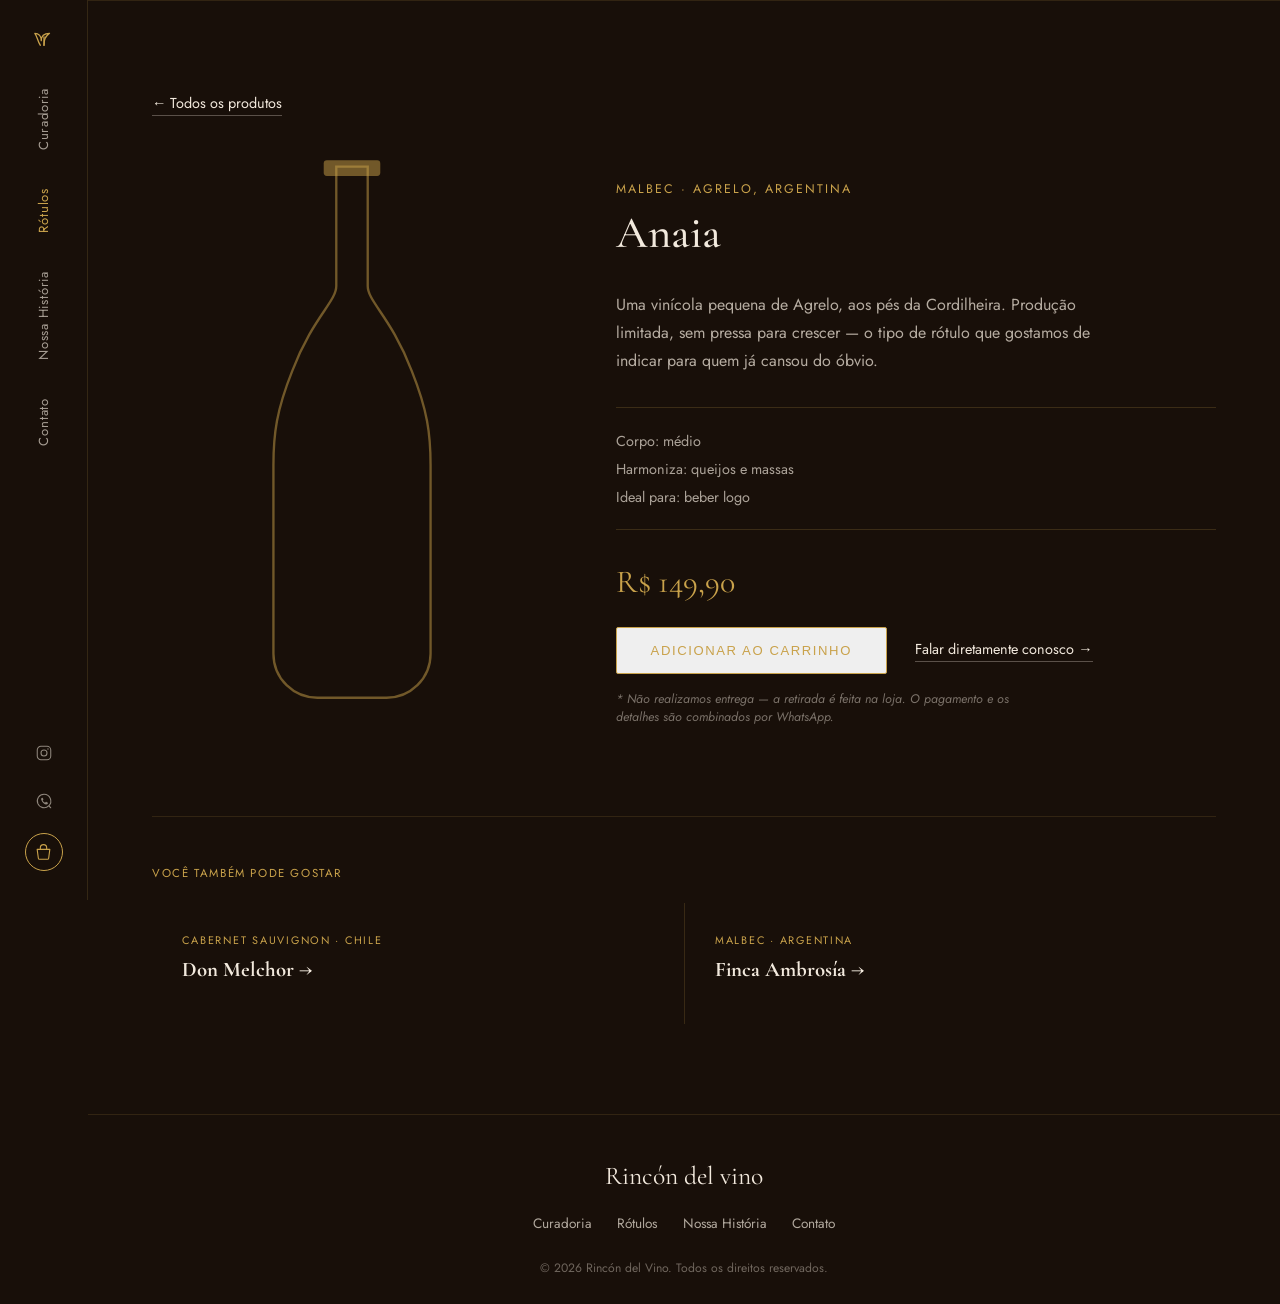
<file: produtos/anaia.html>
<!DOCTYPE html>
<html lang="pt-BR">
  <head>
    <meta charset="UTF-8" />
    <meta name="viewport" content="width=device-width, initial-scale=1.0" />
    <title>Anaia — Malbec de Agrelo, Argentina | Rincón del Vino</title>
    <meta
      name="description"
      content="Anaia, Malbec de Agrelo, Argentina — produção limitada de uma vinícola pequena aos pés da Cordilheira. Disponível na Rincón del Vino."
    />
    <meta name="robots" content="index, follow" />
    <link rel="canonical" href="https://rincon-zeta.vercel.app/produtos/anaia.html" />
    <meta property="og:type" content="product" />
    <meta property="og:site_name" content="Rincón del Vino" />
    <meta property="og:title" content="Anaia — Malbec de Agrelo, Argentina" />
    <meta
      property="og:description"
      content="Produção limitada de uma vinícola pequena aos pés da Cordilheira, em Agrelo, Argentina."
    />
    <meta property="og:url" content="https://rincon-zeta.vercel.app/produtos/anaia.html" />
    <meta property="og:locale" content="pt_BR" />
    <link rel="preconnect" href="https://fonts.googleapis.com" />
    <link rel="preconnect" href="https://fonts.gstatic.com" crossorigin />
    <link
      href="https://fonts.googleapis.com/css2?family=Cormorant+Garamond:ital,wght@0,500,600&family=Jost:wght@300;400;500&display=swap"
      rel="stylesheet"
    />
    <link rel="stylesheet" href="../assets/css/style.css" />
    <script type="application/ld+json">
      {
        "@context": "https://schema.org",
        "@type": "Product",
        "name": "Anaia",
        "description": "Malbec de Agrelo, Argentina, de uma vinícola pequena aos pés da Cordilheira.",
        "brand": { "@type": "Brand", "name": "Anaia" },
        "offers": {
          "@type": "Offer",
          "priceCurrency": "BRL",
          "price": "149.90",
          "availability": "https://schema.org/InStock",
          "url": "https://rincon-zeta.vercel.app/produtos/anaia.html"
        }
      }
    </script>
  </head>
  <body>
    <div class="shell">
      <aside class="rail" id="rail">
        <a href="../index.html#topo" class="rail__logo" aria-label="Rincón del Vino">
          <svg viewBox="0 0 24 24" fill="none" stroke="currentColor" stroke-width="1.4" aria-hidden="true">
            <path d="M12 21c0-6 1-9 6-13-6 0-9 2-9 8 0-5-3-8-7-8 3 4 3 9 6 13" stroke-linecap="round" stroke-linejoin="round" />
            <path d="M12 21V12" stroke-linecap="round" />
          </svg>
        </a>

        <nav class="rail__nav" id="nav-links">
          <a href="../index.html#curadoria">Curadoria</a>
          <a href="./" class="is-current">Rótulos</a>
          <a href="../historia.html">Nossa História</a>
          <a href="../index.html#contato">Contato</a>
        </nav>

        <div class="rail__right">
          <a
            class="rail__icon"
            href="https://www.instagram.com/rincondelvino.arg/"
            target="_blank"
            rel="noopener"
            aria-label="Instagram"
          >
            <svg viewBox="0 0 24 24" fill="none" stroke="currentColor" stroke-width="1.4" aria-hidden="true">
              <rect x="3" y="3" width="18" height="18" rx="5" />
              <circle cx="12" cy="12" r="4" />
              <circle cx="17.3" cy="6.7" r="0.9" fill="currentColor" stroke="none" />
            </svg>
          </a>
          <a
            class="rail__icon"
            id="whatsapp-link"
            href="#"
            target="_blank"
            rel="noopener"
            aria-label="WhatsApp"
          >
            <svg viewBox="0 0 24 24" fill="none" stroke="currentColor" stroke-width="1.4" aria-hidden="true">
              <path d="M12 3a9 9 0 1 0 6.5 15.3L21 21l-2.7-2.5A9 9 0 0 0 12 3Z" stroke-linejoin="round" />
              <path d="M8.4 8.6c.3-.6.9-1.3 1.5-1 .5.2 1 1.3 1.2 1.7.2.4.1.6-.1.9-.2.3-.4.5-.6.7-.2.2-.2.4 0 .7.4 1 1.6 2.1 2.6 2.5.3.1.5.1.7-.1.2-.2.5-.5.7-.7.3-.2.5-.3.9-.1.5.2 1.5.7 1.7 1.1.3.4.3.9 0 1.4-.4.6-1.3 1-2 1-2 0-5.4-2.2-6.7-6.3-.2-.7 0-1.8.1-2.8Z" fill="currentColor" stroke="none" />
            </svg>
          </a>
          <a href="../carrinho.html" class="rail__icon rail__icon--cart" aria-label="Carrinho">
            <svg viewBox="0 0 24 24" fill="none" stroke="currentColor" stroke-width="1.4" aria-hidden="true">
              <path d="M4 8h16l-1.5 11.2A1.5 1.5 0 0 1 17 20.5H7a1.5 1.5 0 0 1-1.5-1.3L4 8Z" stroke-linejoin="round" />
              <path d="M8 8V6a4 4 0 0 1 8 0v2" stroke-linecap="round" />
            </svg>
            <span class="rail__cart-badge" id="cart-count" hidden>0</span>
          </a>

          <button
            class="rail__toggle"
            id="nav-toggle"
            aria-label="Abrir menu"
            aria-expanded="false"
            aria-controls="nav-links"
          >
            <span></span>
            <span></span>
            <span></span>
          </button>
        </div>
      </aside>

      <main class="content">
        <section class="block">
          <a href="./" class="link-underline back-link">← Todos os produtos</a>

          <div class="product-hero">
            <div class="product-hero__media">
              <svg class="catalog__bottle" viewBox="0 0 140 380" role="img" aria-label="Ilustração de uma garrafa de vinho (imagem provisória)">
                <path
                  d="M60,8 L80,8 L80,84 C80,94 95,104 108,138 C118,163 120,178 120,198
                     L120,318 C120,334 107,346 92,346 L48,346 C33,346 20,334 20,318
                     L20,198 C20,178 22,163 32,138 C45,104 60,94 60,84 Z"
                  fill="none" stroke="rgba(201,162,75,0.5)" stroke-width="1.5" />
                <rect x="52" y="4" width="36" height="10" rx="2" fill="rgba(201,162,75,0.5)" />
              </svg>
            </div>

            <div class="product-hero__info">
              <p class="wine-card__type">Malbec · Agrelo, Argentina</p>
              <h1 class="block__title">Anaia</h1>
              <p class="body-copy">
                Uma vinícola pequena de Agrelo, aos pés da Cordilheira.
                Produção limitada, sem pressa para crescer — o tipo de
                rótulo que gostamos de indicar para quem já cansou do
                óbvio.
              </p>

              <ul class="catalog__specs product-hero__specs">
                <li>Corpo: médio</li>
                <li>Harmoniza: queijos e massas</li>
                <li>Ideal para: beber logo</li>
              </ul>

              <p class="product-hero__price">R$ 149,90</p>

              <div class="hero__actions">
                <button type="button" class="cta" data-add-to-cart="anaia">Adicionar ao carrinho</button>
                <a href="../index.html#contato" class="link-underline">Falar diretamente conosco →</a>
              </div>
              <p class="pickup-note">
                * Não realizamos entrega — a retirada é feita na loja. O
                pagamento e os detalhes são combinados por WhatsApp.
              </p>
            </div>
          </div>

          <div class="related">
            <p class="related__label">Você também pode gostar</p>
            <div class="cross-sell">
              <a href="don-melchor.html">
                <p class="wine-card__type">Cabernet Sauvignon · Chile</p>
                <h3 class="wine-card__name">Don Melchor →</h3>
              </a>
              <a href="finca-ambrosia.html">
                <p class="wine-card__type">Malbec · Argentina</p>
                <h3 class="wine-card__name">Finca Ambrosía →</h3>
              </a>
            </div>
          </div>
        </section>
      </main>
    </div>

    <footer class="footer">
      <p class="footer__wordmark">Rincón del vino</p>
      <nav class="footer__links">
        <a href="../index.html#curadoria">Curadoria</a>
        <a href="./">Rótulos</a>
        <a href="../historia.html">Nossa História</a>
        <a href="../index.html#contato">Contato</a>
      </nav>
      <p class="footer__copy">
        © <span id="year"></span> Rincón del Vino. Todos os direitos
        reservados.
      </p>
    </footer>

    <script src="../assets/js/main.js"></script>
  </body>
</html>
</file>
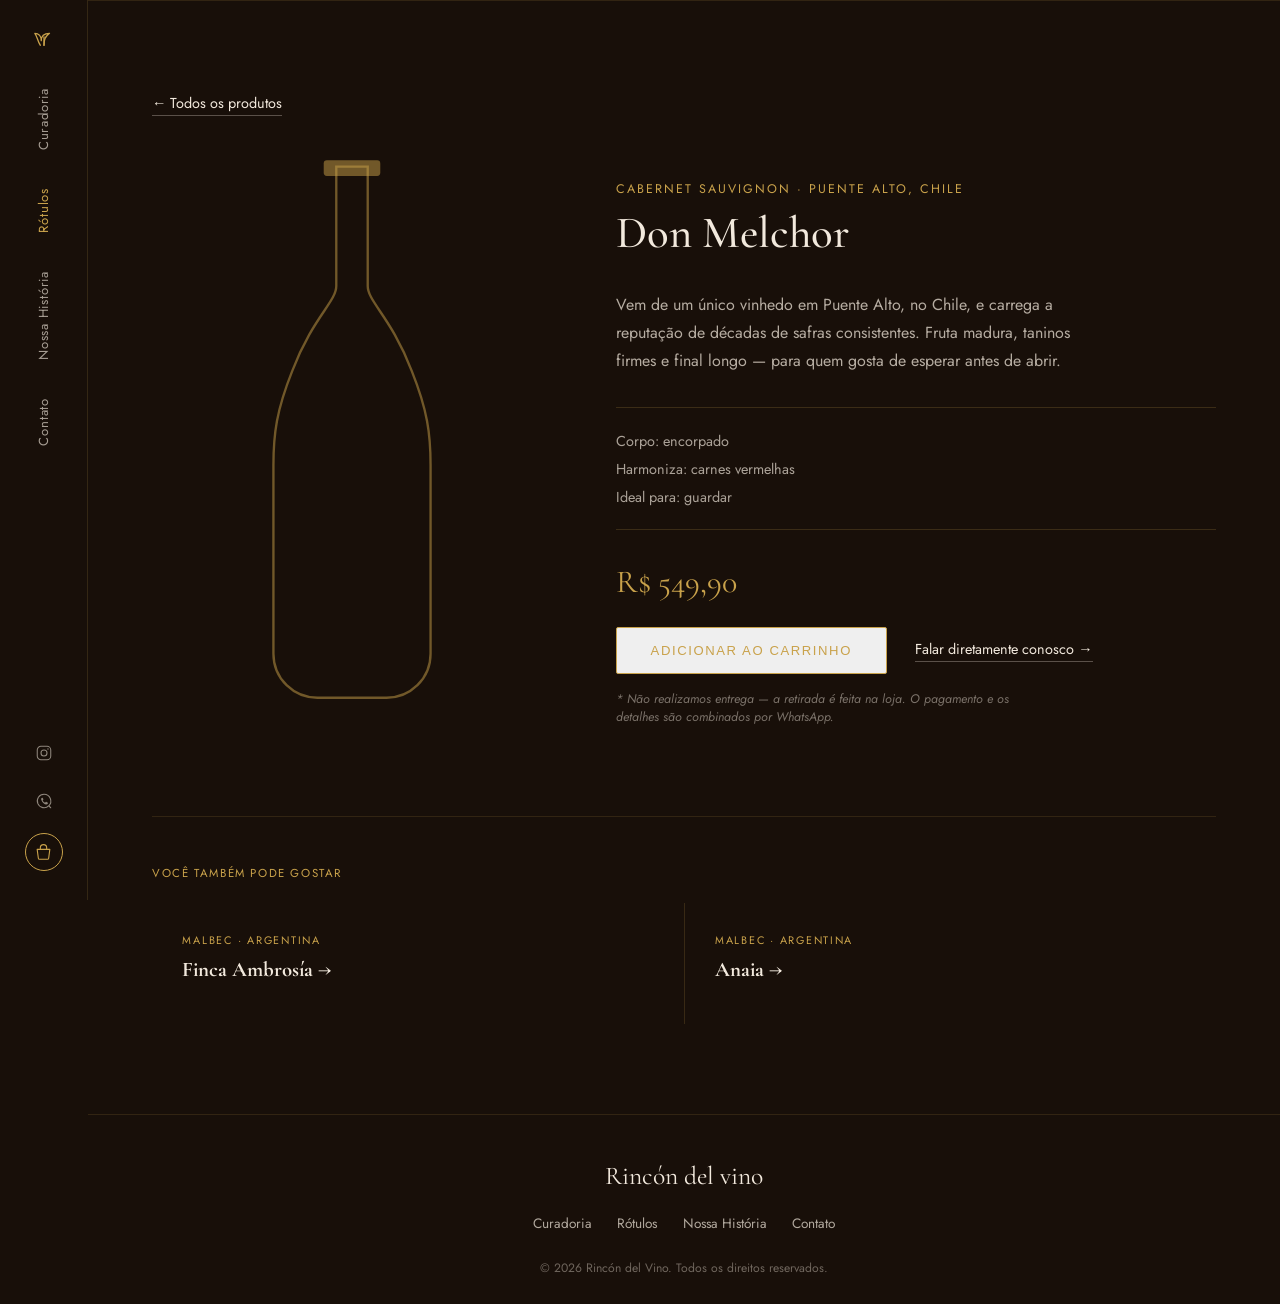
<file: produtos/don-melchor.html>
<!DOCTYPE html>
<html lang="pt-BR">
  <head>
    <meta charset="UTF-8" />
    <meta name="viewport" content="width=device-width, initial-scale=1.0" />
    <title>Don Melchor — Cabernet Sauvignon Chileno | Rincón del Vino</title>
    <meta
      name="description"
      content="Don Melchor, Cabernet Sauvignon de Puente Alto, Chile — um clássico sempre entre os mais premiados da América do Sul. Disponível na Rincón del Vino."
    />
    <meta name="robots" content="index, follow" />
    <link rel="canonical" href="https://rincon-zeta.vercel.app/produtos/don-melchor.html" />
    <meta property="og:type" content="product" />
    <meta property="og:site_name" content="Rincón del Vino" />
    <meta property="og:title" content="Don Melchor — Cabernet Sauvignon Chileno" />
    <meta
      property="og:description"
      content="Cabernet Sauvignon de Puente Alto, Chile — um clássico sempre entre os mais premiados da América do Sul."
    />
    <meta property="og:url" content="https://rincon-zeta.vercel.app/produtos/don-melchor.html" />
    <meta property="og:locale" content="pt_BR" />
    <link rel="preconnect" href="https://fonts.googleapis.com" />
    <link rel="preconnect" href="https://fonts.gstatic.com" crossorigin />
    <link
      href="https://fonts.googleapis.com/css2?family=Cormorant+Garamond:ital,wght@0,500,600&family=Jost:wght@300;400;500&display=swap"
      rel="stylesheet"
    />
    <link rel="stylesheet" href="../assets/css/style.css" />
    <script type="application/ld+json">
      {
        "@context": "https://schema.org",
        "@type": "Product",
        "name": "Don Melchor",
        "description": "Cabernet Sauvignon de Puente Alto, Chile — um clássico sempre entre os mais premiados da América do Sul.",
        "brand": { "@type": "Brand", "name": "Don Melchor" },
        "offers": {
          "@type": "Offer",
          "priceCurrency": "BRL",
          "price": "549.90",
          "availability": "https://schema.org/InStock",
          "url": "https://rincon-zeta.vercel.app/produtos/don-melchor.html"
        }
      }
    </script>
  </head>
  <body>
    <div class="shell">
      <aside class="rail" id="rail">
        <a href="../index.html#topo" class="rail__logo" aria-label="Rincón del Vino">
          <svg viewBox="0 0 24 24" fill="none" stroke="currentColor" stroke-width="1.4" aria-hidden="true">
            <path d="M12 21c0-6 1-9 6-13-6 0-9 2-9 8 0-5-3-8-7-8 3 4 3 9 6 13" stroke-linecap="round" stroke-linejoin="round" />
            <path d="M12 21V12" stroke-linecap="round" />
          </svg>
        </a>

        <nav class="rail__nav" id="nav-links">
          <a href="../index.html#curadoria">Curadoria</a>
          <a href="./" class="is-current">Rótulos</a>
          <a href="../historia.html">Nossa História</a>
          <a href="../index.html#contato">Contato</a>
        </nav>

        <div class="rail__right">
          <a
            class="rail__icon"
            href="https://www.instagram.com/rincondelvino.arg/"
            target="_blank"
            rel="noopener"
            aria-label="Instagram"
          >
            <svg viewBox="0 0 24 24" fill="none" stroke="currentColor" stroke-width="1.4" aria-hidden="true">
              <rect x="3" y="3" width="18" height="18" rx="5" />
              <circle cx="12" cy="12" r="4" />
              <circle cx="17.3" cy="6.7" r="0.9" fill="currentColor" stroke="none" />
            </svg>
          </a>
          <a
            class="rail__icon"
            id="whatsapp-link"
            href="#"
            target="_blank"
            rel="noopener"
            aria-label="WhatsApp"
          >
            <svg viewBox="0 0 24 24" fill="none" stroke="currentColor" stroke-width="1.4" aria-hidden="true">
              <path d="M12 3a9 9 0 1 0 6.5 15.3L21 21l-2.7-2.5A9 9 0 0 0 12 3Z" stroke-linejoin="round" />
              <path d="M8.4 8.6c.3-.6.9-1.3 1.5-1 .5.2 1 1.3 1.2 1.7.2.4.1.6-.1.9-.2.3-.4.5-.6.7-.2.2-.2.4 0 .7.4 1 1.6 2.1 2.6 2.5.3.1.5.1.7-.1.2-.2.5-.5.7-.7.3-.2.5-.3.9-.1.5.2 1.5.7 1.7 1.1.3.4.3.9 0 1.4-.4.6-1.3 1-2 1-2 0-5.4-2.2-6.7-6.3-.2-.7 0-1.8.1-2.8Z" fill="currentColor" stroke="none" />
            </svg>
          </a>
          <a href="../carrinho.html" class="rail__icon rail__icon--cart" aria-label="Carrinho">
            <svg viewBox="0 0 24 24" fill="none" stroke="currentColor" stroke-width="1.4" aria-hidden="true">
              <path d="M4 8h16l-1.5 11.2A1.5 1.5 0 0 1 17 20.5H7a1.5 1.5 0 0 1-1.5-1.3L4 8Z" stroke-linejoin="round" />
              <path d="M8 8V6a4 4 0 0 1 8 0v2" stroke-linecap="round" />
            </svg>
            <span class="rail__cart-badge" id="cart-count" hidden>0</span>
          </a>

          <button
            class="rail__toggle"
            id="nav-toggle"
            aria-label="Abrir menu"
            aria-expanded="false"
            aria-controls="nav-links"
          >
            <span></span>
            <span></span>
            <span></span>
          </button>
        </div>
      </aside>

      <main class="content">
        <section class="block">
          <a href="./" class="link-underline back-link">← Todos os produtos</a>

          <div class="product-hero">
            <div class="product-hero__media">
              <svg class="catalog__bottle" viewBox="0 0 140 380" role="img" aria-label="Ilustração de uma garrafa de vinho (imagem provisória)">
                <path
                  d="M60,8 L80,8 L80,84 C80,94 95,104 108,138 C118,163 120,178 120,198
                     L120,318 C120,334 107,346 92,346 L48,346 C33,346 20,334 20,318
                     L20,198 C20,178 22,163 32,138 C45,104 60,94 60,84 Z"
                  fill="none" stroke="rgba(201,162,75,0.5)" stroke-width="1.5" />
                <rect x="52" y="4" width="36" height="10" rx="2" fill="rgba(201,162,75,0.5)" />
              </svg>
            </div>

            <div class="product-hero__info">
              <p class="wine-card__type">Cabernet Sauvignon · Puente Alto, Chile</p>
              <h1 class="block__title">Don Melchor</h1>
              <p class="body-copy">
                Vem de um único vinhedo em Puente Alto, no Chile, e
                carrega a reputação de décadas de safras consistentes.
                Fruta madura, taninos firmes e final longo — para quem
                gosta de esperar antes de abrir.
              </p>

              <ul class="catalog__specs product-hero__specs">
                <li>Corpo: encorpado</li>
                <li>Harmoniza: carnes vermelhas</li>
                <li>Ideal para: guardar</li>
              </ul>

              <p class="product-hero__price">R$ 549,90</p>

              <div class="hero__actions">
                <button type="button" class="cta" data-add-to-cart="don-melchor">Adicionar ao carrinho</button>
                <a href="../index.html#contato" class="link-underline">Falar diretamente conosco →</a>
              </div>
              <p class="pickup-note">
                * Não realizamos entrega — a retirada é feita na loja. O
                pagamento e os detalhes são combinados por WhatsApp.
              </p>
            </div>
          </div>

          <div class="related">
            <p class="related__label">Você também pode gostar</p>
            <div class="cross-sell">
              <a href="finca-ambrosia.html">
                <p class="wine-card__type">Malbec · Argentina</p>
                <h3 class="wine-card__name">Finca Ambrosía →</h3>
              </a>
              <a href="anaia.html">
                <p class="wine-card__type">Malbec · Argentina</p>
                <h3 class="wine-card__name">Anaia →</h3>
              </a>
            </div>
          </div>
        </section>
      </main>
    </div>

    <footer class="footer">
      <p class="footer__wordmark">Rincón del vino</p>
      <nav class="footer__links">
        <a href="../index.html#curadoria">Curadoria</a>
        <a href="./">Rótulos</a>
        <a href="../historia.html">Nossa História</a>
        <a href="../index.html#contato">Contato</a>
      </nav>
      <p class="footer__copy">
        © <span id="year"></span> Rincón del Vino. Todos os direitos
        reservados.
      </p>
    </footer>

    <script src="../assets/js/main.js"></script>
  </body>
</html>
</file>
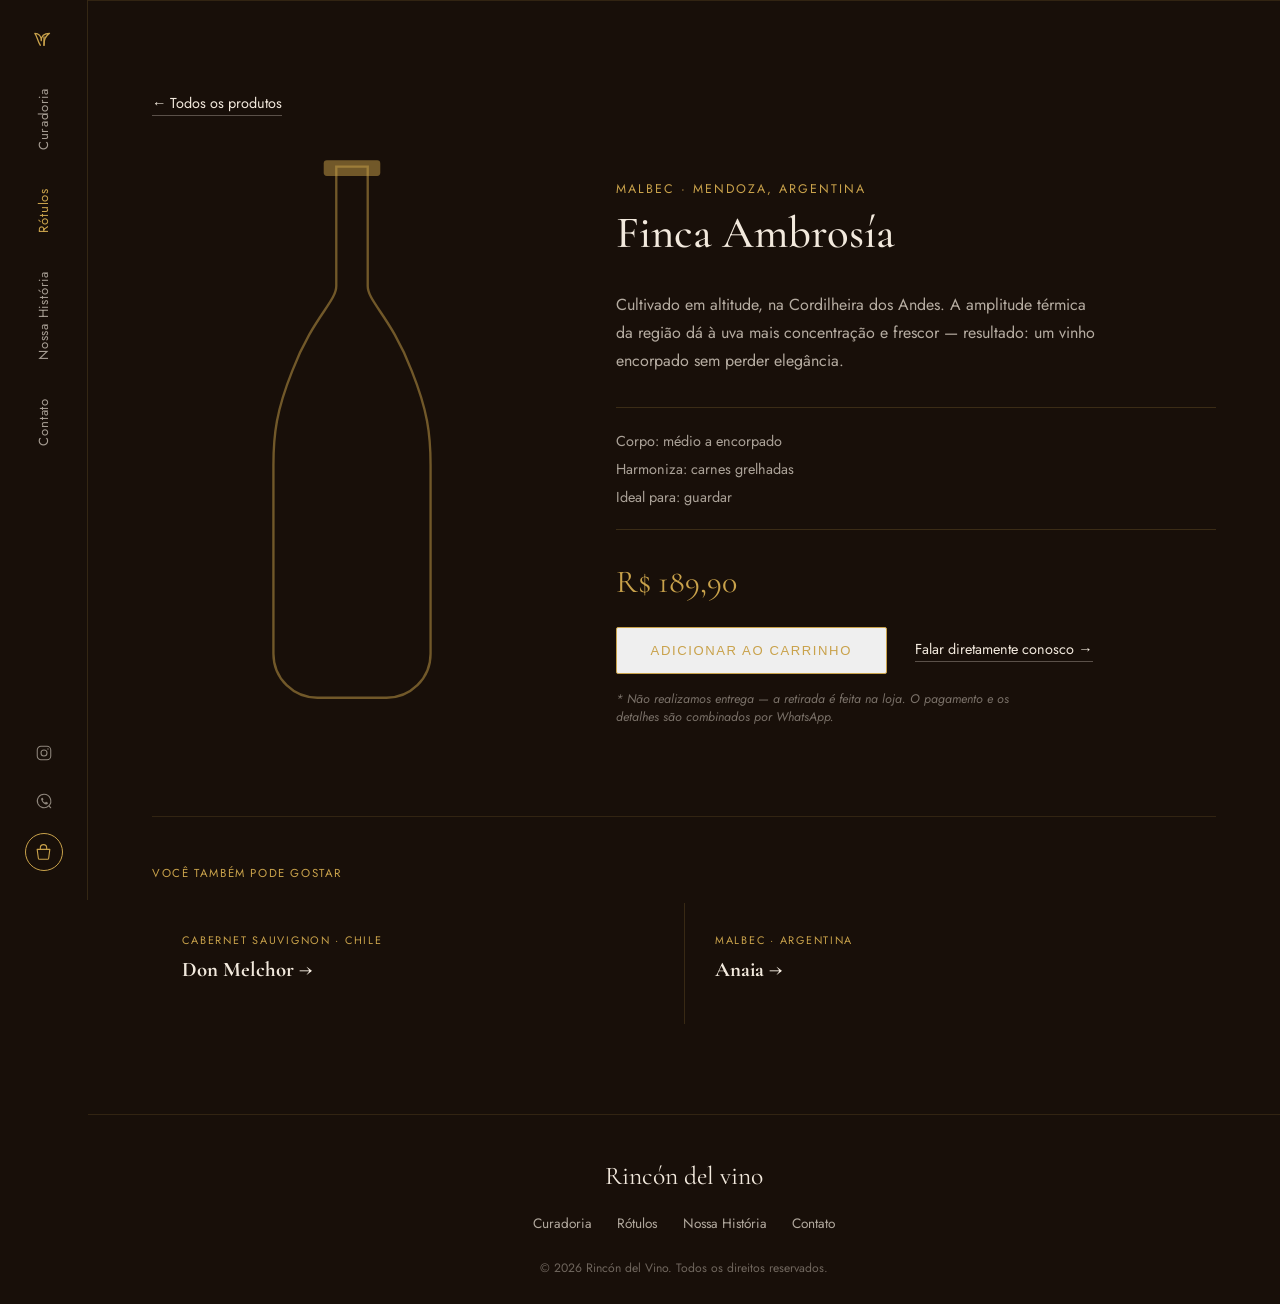
<file: produtos/finca-ambrosia.html>
<!DOCTYPE html>
<html lang="pt-BR">
  <head>
    <meta charset="UTF-8" />
    <meta name="viewport" content="width=device-width, initial-scale=1.0" />
    <title>Finca Ambrosía — Malbec de Altitude, Mendoza | Rincón del Vino</title>
    <meta
      name="description"
      content="Finca Ambrosía, Malbec de altitude da Cordilheira dos Andes, Mendoza, Argentina — corpo e frescor em equilíbrio. Disponível na Rincón del Vino."
    />
    <meta name="robots" content="index, follow" />
    <link rel="canonical" href="https://rincon-zeta.vercel.app/produtos/finca-ambrosia.html" />
    <meta property="og:type" content="product" />
    <meta property="og:site_name" content="Rincón del Vino" />
    <meta property="og:title" content="Finca Ambrosía — Malbec de Altitude, Mendoza" />
    <meta
      property="og:description"
      content="Malbec de altitude da Cordilheira dos Andes, Mendoza, Argentina — corpo e frescor em equilíbrio."
    />
    <meta property="og:url" content="https://rincon-zeta.vercel.app/produtos/finca-ambrosia.html" />
    <meta property="og:locale" content="pt_BR" />
    <link rel="preconnect" href="https://fonts.googleapis.com" />
    <link rel="preconnect" href="https://fonts.gstatic.com" crossorigin />
    <link
      href="https://fonts.googleapis.com/css2?family=Cormorant+Garamond:ital,wght@0,500,600&family=Jost:wght@300;400;500&display=swap"
      rel="stylesheet"
    />
    <link rel="stylesheet" href="../assets/css/style.css" />
    <script type="application/ld+json">
      {
        "@context": "https://schema.org",
        "@type": "Product",
        "name": "Finca Ambrosía",
        "description": "Malbec de altitude da Cordilheira dos Andes, Mendoza, Argentina.",
        "brand": { "@type": "Brand", "name": "Finca Ambrosía" },
        "offers": {
          "@type": "Offer",
          "priceCurrency": "BRL",
          "price": "189.90",
          "availability": "https://schema.org/InStock",
          "url": "https://rincon-zeta.vercel.app/produtos/finca-ambrosia.html"
        }
      }
    </script>
  </head>
  <body>
    <div class="shell">
      <aside class="rail" id="rail">
        <a href="../index.html#topo" class="rail__logo" aria-label="Rincón del Vino">
          <svg viewBox="0 0 24 24" fill="none" stroke="currentColor" stroke-width="1.4" aria-hidden="true">
            <path d="M12 21c0-6 1-9 6-13-6 0-9 2-9 8 0-5-3-8-7-8 3 4 3 9 6 13" stroke-linecap="round" stroke-linejoin="round" />
            <path d="M12 21V12" stroke-linecap="round" />
          </svg>
        </a>

        <nav class="rail__nav" id="nav-links">
          <a href="../index.html#curadoria">Curadoria</a>
          <a href="./" class="is-current">Rótulos</a>
          <a href="../historia.html">Nossa História</a>
          <a href="../index.html#contato">Contato</a>
        </nav>

        <div class="rail__right">
          <a
            class="rail__icon"
            href="https://www.instagram.com/rincondelvino.arg/"
            target="_blank"
            rel="noopener"
            aria-label="Instagram"
          >
            <svg viewBox="0 0 24 24" fill="none" stroke="currentColor" stroke-width="1.4" aria-hidden="true">
              <rect x="3" y="3" width="18" height="18" rx="5" />
              <circle cx="12" cy="12" r="4" />
              <circle cx="17.3" cy="6.7" r="0.9" fill="currentColor" stroke="none" />
            </svg>
          </a>
          <a
            class="rail__icon"
            id="whatsapp-link"
            href="#"
            target="_blank"
            rel="noopener"
            aria-label="WhatsApp"
          >
            <svg viewBox="0 0 24 24" fill="none" stroke="currentColor" stroke-width="1.4" aria-hidden="true">
              <path d="M12 3a9 9 0 1 0 6.5 15.3L21 21l-2.7-2.5A9 9 0 0 0 12 3Z" stroke-linejoin="round" />
              <path d="M8.4 8.6c.3-.6.9-1.3 1.5-1 .5.2 1 1.3 1.2 1.7.2.4.1.6-.1.9-.2.3-.4.5-.6.7-.2.2-.2.4 0 .7.4 1 1.6 2.1 2.6 2.5.3.1.5.1.7-.1.2-.2.5-.5.7-.7.3-.2.5-.3.9-.1.5.2 1.5.7 1.7 1.1.3.4.3.9 0 1.4-.4.6-1.3 1-2 1-2 0-5.4-2.2-6.7-6.3-.2-.7 0-1.8.1-2.8Z" fill="currentColor" stroke="none" />
            </svg>
          </a>
          <a href="../carrinho.html" class="rail__icon rail__icon--cart" aria-label="Carrinho">
            <svg viewBox="0 0 24 24" fill="none" stroke="currentColor" stroke-width="1.4" aria-hidden="true">
              <path d="M4 8h16l-1.5 11.2A1.5 1.5 0 0 1 17 20.5H7a1.5 1.5 0 0 1-1.5-1.3L4 8Z" stroke-linejoin="round" />
              <path d="M8 8V6a4 4 0 0 1 8 0v2" stroke-linecap="round" />
            </svg>
            <span class="rail__cart-badge" id="cart-count" hidden>0</span>
          </a>

          <button
            class="rail__toggle"
            id="nav-toggle"
            aria-label="Abrir menu"
            aria-expanded="false"
            aria-controls="nav-links"
          >
            <span></span>
            <span></span>
            <span></span>
          </button>
        </div>
      </aside>

      <main class="content">
        <section class="block">
          <a href="./" class="link-underline back-link">← Todos os produtos</a>

          <div class="product-hero">
            <div class="product-hero__media">
              <svg class="catalog__bottle" viewBox="0 0 140 380" role="img" aria-label="Ilustração de uma garrafa de vinho (imagem provisória)">
                <path
                  d="M60,8 L80,8 L80,84 C80,94 95,104 108,138 C118,163 120,178 120,198
                     L120,318 C120,334 107,346 92,346 L48,346 C33,346 20,334 20,318
                     L20,198 C20,178 22,163 32,138 C45,104 60,94 60,84 Z"
                  fill="none" stroke="rgba(201,162,75,0.5)" stroke-width="1.5" />
                <rect x="52" y="4" width="36" height="10" rx="2" fill="rgba(201,162,75,0.5)" />
              </svg>
            </div>

            <div class="product-hero__info">
              <p class="wine-card__type">Malbec · Mendoza, Argentina</p>
              <h1 class="block__title">Finca Ambrosía</h1>
              <p class="body-copy">
                Cultivado em altitude, na Cordilheira dos Andes. A
                amplitude térmica da região dá à uva mais concentração e
                frescor — resultado: um vinho encorpado sem perder
                elegância.
              </p>

              <ul class="catalog__specs product-hero__specs">
                <li>Corpo: médio a encorpado</li>
                <li>Harmoniza: carnes grelhadas</li>
                <li>Ideal para: guardar</li>
              </ul>

              <p class="product-hero__price">R$ 189,90</p>

              <div class="hero__actions">
                <button type="button" class="cta" data-add-to-cart="finca-ambrosia">Adicionar ao carrinho</button>
                <a href="../index.html#contato" class="link-underline">Falar diretamente conosco →</a>
              </div>
              <p class="pickup-note">
                * Não realizamos entrega — a retirada é feita na loja. O
                pagamento e os detalhes são combinados por WhatsApp.
              </p>
            </div>
          </div>

          <div class="related">
            <p class="related__label">Você também pode gostar</p>
            <div class="cross-sell">
              <a href="don-melchor.html">
                <p class="wine-card__type">Cabernet Sauvignon · Chile</p>
                <h3 class="wine-card__name">Don Melchor →</h3>
              </a>
              <a href="anaia.html">
                <p class="wine-card__type">Malbec · Argentina</p>
                <h3 class="wine-card__name">Anaia →</h3>
              </a>
            </div>
          </div>
        </section>
      </main>
    </div>

    <footer class="footer">
      <p class="footer__wordmark">Rincón del vino</p>
      <nav class="footer__links">
        <a href="../index.html#curadoria">Curadoria</a>
        <a href="./">Rótulos</a>
        <a href="../historia.html">Nossa História</a>
        <a href="../index.html#contato">Contato</a>
      </nav>
      <p class="footer__copy">
        © <span id="year"></span> Rincón del Vino. Todos os direitos
        reservados.
      </p>
    </footer>

    <script src="../assets/js/main.js"></script>
  </body>
</html>
</file>
<file: assets/css/style.css>
:root {
  --bg: #180f09;
  --brown: #3a2415;
  --wine: #7a1530;
  --gold: #c9a24b;
  --cream: #f2e9dd;
  --rail-w: 88px;
}

* {
  box-sizing: border-box;
}

html {
  scroll-behavior: smooth;
}

body {
  margin: 0;
  padding: 0;
  background: var(--bg);
  color: var(--cream);
  font-family: "Jost", "Helvetica Neue", Arial, sans-serif;
  overflow-x: hidden;
}

img {
  max-width: 100%;
}

a {
  transition: color 0.12s ease, border-color 0.12s ease, background 0.12s ease;
}

/* -------------------- Rail (sidebar nav) -------------------- */

.shell {
  display: flex;
}

.rail {
  position: fixed;
  top: 0;
  left: 0;
  bottom: 0;
  width: var(--rail-w);
  z-index: 20;
  display: flex;
  flex-direction: column;
  align-items: center;
  gap: 2.5rem;
  padding: 1.6rem 0 1.8rem;
  background: var(--bg);
  border-right: 1px solid rgba(201, 162, 75, 0.16);
}

.rail__logo {
  color: var(--gold);
  display: flex;
}

.rail__logo svg {
  width: 22px;
  height: 22px;
}

.rail__nav {
  display: flex;
  flex-direction: column;
  align-items: center;
  gap: 2.4rem;
}

.rail__nav a {
  writing-mode: vertical-rl;
  text-orientation: mixed;
  transform: rotate(180deg);
  display: flex;
  align-items: center;
  gap: 0.6rem;
  color: rgba(242, 233, 221, 0.65);
  text-decoration: none;
  font-size: 0.82rem;
  letter-spacing: 0.06em;
}

.rail__nav a:hover,
.rail__nav a.is-current {
  color: var(--gold);
}

.rail__right {
  margin-top: auto;
  display: flex;
  flex-direction: column;
  align-items: center;
  gap: 1.1rem;
}

.rail__icon {
  display: flex;
  align-items: center;
  justify-content: center;
  width: 30px;
  height: 30px;
  color: rgba(242, 233, 221, 0.55);
  transition: color 0.15s ease;
}

.rail__icon svg {
  width: 18px;
  height: 18px;
}

.rail__icon:hover {
  color: var(--gold);
}

.rail__icon--cart {
  position: relative;
  width: 38px;
  height: 38px;
  border-radius: 50%;
  border: 1px solid var(--gold);
  color: var(--gold);
}

.rail__icon--cart svg {
  width: 19px;
  height: 19px;
}

.rail__icon--cart:hover,
.rail__icon--cart.is-current {
  background: var(--gold);
  color: var(--bg);
}

.rail__cart-badge {
  position: absolute;
  top: -4px;
  right: -4px;
  display: inline-flex;
  align-items: center;
  justify-content: center;
  min-width: 17px;
  height: 17px;
  padding: 0 4px;
  border-radius: 999px;
  background: #d6455a;
  color: var(--cream);
  font-size: 0.64rem;
  font-weight: 600;
  border: 1px solid var(--bg);
}

.rail__cart-badge[hidden] {
  display: none;
}

.rail__toggle {
  display: none;
}

.content {
  margin-left: var(--rail-w);
  width: calc(100% - var(--rail-w));
}

/* -------------------- Hero -------------------- */

.hero {
  min-height: 92vh;
  display: grid;
  grid-template-columns: 1.35fr 0.65fr;
  gap: 4vw;
  align-items: center;
  padding: 6vh 5vw;
  background: radial-gradient(55% 45% at 20% 15%, rgba(139, 79, 26, 0.28), transparent 70%);
}

.hero__main {
  max-width: 40rem;
}

.hero__kicker {
  margin: 0 0 1.2rem;
  font-family: "Cormorant Garamond", Georgia, serif;
  font-style: italic;
  font-size: 1.1rem;
  color: var(--gold);
}

.hero__headline {
  margin: 0 0 1.6rem;
  font-family: "Cormorant Garamond", Georgia, serif;
  font-weight: 500;
  font-size: clamp(3rem, 7vw, 5.6rem);
  line-height: 1.02;
  color: var(--cream);
}

.hero__panel {
  border-left: 1px solid rgba(201, 162, 75, 0.35);
  padding-left: 2.2rem;
}

.hero__panel-number {
  margin: 0 0 0.8rem;
  font-family: "Cormorant Garamond", Georgia, serif;
  font-size: clamp(3rem, 6vw, 5rem);
  color: var(--gold);
  line-height: 1;
}

.hero__panel-label {
  margin: 0;
  max-width: 20rem;
  font-size: 0.92rem;
  line-height: 1.6;
  color: rgba(242, 233, 221, 0.68);
}

.hero__actions {
  display: flex;
  align-items: center;
  gap: 1.8rem;
}

.link-underline {
  color: var(--cream);
  text-decoration: none;
  font-size: 0.9rem;
  border-bottom: 1px solid rgba(242, 233, 221, 0.3);
  padding-bottom: 2px;
}

.link-underline:hover {
  color: var(--gold);
  border-color: var(--gold);
}

.cta {
  display: inline-block;
  padding: 0.95rem 2.1rem;
  border: 1px solid var(--gold);
  color: var(--gold);
  text-decoration: none;
  letter-spacing: 0.12em;
  font-size: 0.82rem;
  text-transform: uppercase;
  border-radius: 2px;
}

.cta:hover {
  background: var(--gold);
  color: var(--bg);
}

/* -------------------- Numbered blocks -------------------- */

.block {
  position: relative;
  padding: 10vh 5vw;
  border-top: 1px solid rgba(201, 162, 75, 0.14);
}

.block__title {
  margin: 0 0 2rem;
  font-family: "Cormorant Garamond", Georgia, serif;
  font-weight: 500;
  font-size: clamp(2rem, 3.6vw, 2.8rem);
  line-height: 1.15;
  color: var(--cream);
  max-width: 26rem;
}

.body-copy {
  margin: 0 0 1.2rem;
  max-width: 30rem;
  font-size: 1rem;
  line-height: 1.75;
  color: rgba(242, 233, 221, 0.72);
}

.block--banner .body-copy {
  color: rgba(242, 233, 221, 0.8);
}

.block__grid {
  display: grid;
  grid-template-columns: 1fr 1fr 1fr;
  gap: 3vw;
  align-items: start;
}

.block__grid--narrow {
  grid-template-columns: 1fr;
  max-width: 40rem;
}

.block__copy {
  grid-column: span 1;
}

/* -------------------- Fact list -------------------- */

.fact-list {
  list-style: none;
  margin: 0;
  padding: 0;
  display: grid;
  gap: 1.4rem;
}

.fact-list li {
  padding-top: 1.1rem;
  border-top: 1px solid rgba(201, 162, 75, 0.2);
}

.fact-list__label {
  margin: 0 0 0.4rem;
  font-size: 0.72rem;
  letter-spacing: 0.14em;
  text-transform: uppercase;
  color: var(--gold);
}

.fact-list__text {
  margin: 0;
  font-size: 0.9rem;
  line-height: 1.55;
  color: rgba(242, 233, 221, 0.68);
}

/* -------------------- Bento collection grid (pinned catalog) -------------------- */

.catalog {
  position: relative;
  margin-top: 1rem;
}

.catalog__more {
  display: inline-block;
  margin-top: 2rem;
}

.catalog__frame {
  position: sticky;
  top: 0;
  min-height: 100vh;
  display: flex;
  flex-direction: column;
  justify-content: center;
  padding: 8vh 0;
}

.catalog__track {
  display: flex;
  flex-direction: column;
}

.catalog__step {
  height: 100vh;
}

.catalog__dots {
  display: flex;
  gap: 0.6rem;
  margin-top: 1.6rem;
}

.catalog__dot {
  width: 6px;
  height: 6px;
  border-radius: 50%;
  background: rgba(201, 162, 75, 0.3);
}

.catalog__dot.is-active {
  background: var(--gold);
}

.catalog__specs {
  list-style: none;
  margin: 0;
  padding: 0;
  display: grid;
  gap: 0.5rem;
  font-size: 0.9rem;
  color: rgba(242, 233, 221, 0.68);
}

.catalog__bottle {
  width: 84px;
  height: auto;
  margin-bottom: 1.5rem;
}

/* Only the active product's 4 cells participate in the grid */
.catalog-product {
  display: none;
}

.catalog-product.is-active {
  display: contents;
}

.bento {
  margin-top: 1rem;
  display: grid;
  grid-template-columns: 1.2fr 1fr 1fr;
  grid-template-rows: repeat(2, auto);
  gap: 1px;
  background: rgba(201, 162, 75, 0.18);
}

.bento__item {
  background: var(--bg);
  padding: 2.2rem 1.9rem;
  display: flex;
  flex-direction: column;
}

.bento__item--feature {
  grid-column: 1;
  grid-row: 1 / span 2;
  justify-content: center;
}

.bento__item--feature .wine-card__name {
  font-size: 2.2rem;
}

.bento__item:nth-child(2) {
  grid-column: 2;
  grid-row: 1;
}

.bento__item:nth-child(3) {
  grid-column: 2;
  grid-row: 2;
}

.bento__item--cta {
  grid-column: 3;
  grid-row: 1 / span 2;
  align-items: center;
  justify-content: center;
  text-align: center;
  background: var(--brown);
}

/* Without JS (or below 921px) show every product stacked, plain, no pinning */
.catalog:not(.is-active-js) .catalog__frame {
  position: static;
  min-height: 0;
  padding: 0;
}

.catalog:not(.is-active-js) .catalog__track,
.catalog:not(.is-active-js) .catalog__dots {
  display: none;
}

.catalog:not(.is-active-js) .bento {
  display: block;
  background: none;
}

.catalog:not(.is-active-js) .catalog-product {
  display: block;
}

.catalog:not(.is-active-js) .catalog-product:not(:last-child) {
  margin-bottom: 3rem;
  padding-bottom: 3rem;
  border-bottom: 1px solid rgba(201, 162, 75, 0.14);
}

.catalog:not(.is-active-js) .bento__item {
  padding: 0.6rem 0;
}

.catalog:not(.is-active-js) .bento__item--cta {
  align-items: flex-start;
  text-align: left;
  background: none;
}

.wine-card__type {
  margin: 0 0 0.6rem;
  font-size: 0.7rem;
  letter-spacing: 0.16em;
  text-transform: uppercase;
  color: var(--gold);
}

.wine-card__name {
  margin: 0 0 0.8rem;
  font-family: "Cormorant Garamond", Georgia, serif;
  font-size: 1.5rem;
  color: var(--cream);
}

.wine-card__note {
  margin: 0;
  font-size: 0.88rem;
  line-height: 1.6;
  color: rgba(242, 233, 221, 0.65);
}

/* -------------------- Product listing grid -------------------- */

.product-grid {
  margin-top: 3rem;
  display: grid;
  grid-template-columns: repeat(3, 1fr);
  gap: 1px;
  background: rgba(201, 162, 75, 0.18);
}

.product-card {
  background: var(--bg);
  padding: 2.6rem 2rem;
  display: flex;
  flex-direction: column;
  align-items: flex-start;
  transition: background 0.15s ease;
}

.product-card:hover {
  background: rgba(58, 36, 21, 0.45);
}

.product-card__link-wrap {
  display: contents;
  color: inherit;
  text-decoration: none;
}

.product-card__bottle {
  width: 56px;
  height: auto;
  margin-bottom: 1.6rem;
}

.product-card .wine-card__note {
  margin: 0.8rem 0 1.2rem;
}

.product-card__price {
  margin: 0 0 1.4rem;
  font-family: "Cormorant Garamond", Georgia, serif;
  font-size: 1.3rem;
  color: var(--gold);
}

.product-card__actions {
  margin-top: auto;
  display: flex;
  flex-direction: column;
  align-items: flex-start;
  gap: 0.7rem;
}

.product-card__add {
  background: none;
  border-top: none;
  border-left: none;
  border-right: none;
  padding: 0;
  font: inherit;
  cursor: pointer;
}

.product-card__link {
  font-size: 0.8rem;
  color: var(--gold);
}

/* -------------------- Product detail page -------------------- */

.product-hero {
  display: grid;
  grid-template-columns: 0.8fr 1.2fr;
  gap: 5vw;
  align-items: center;
}

.product-hero__media {
  display: flex;
  justify-content: center;
}

.product-hero__media .catalog__bottle {
  width: min(220px, 100%);
  margin: 0;
}

.product-hero__info .wine-card__type {
  font-size: 0.78rem;
}

.product-hero__info .block__title {
  max-width: none;
}

.product-hero__specs {
  margin: 2rem 0;
  padding: 1.4rem 0;
  border-top: 1px solid rgba(201, 162, 75, 0.2);
  border-bottom: 1px solid rgba(201, 162, 75, 0.2);
}

.product-hero__price {
  margin: 0 0 1.6rem;
  font-family: "Cormorant Garamond", Georgia, serif;
  font-size: 2rem;
  color: var(--gold);
}

.pickup-note {
  margin: 1rem 0 0;
  font-size: 0.78rem;
  font-style: italic;
  color: rgba(242, 233, 221, 0.45);
  max-width: 26rem;
}

.cta:disabled {
  opacity: 0.6;
  cursor: default;
  background: transparent;
  color: var(--gold);
}

.back-link {
  display: inline-block;
  margin-bottom: 2.4rem;
}

.related {
  margin-top: 4rem;
  padding-top: 3rem;
  border-top: 1px solid rgba(201, 162, 75, 0.14);
}

.related__label {
  margin: 0 0 1.4rem;
  font-size: 0.72rem;
  letter-spacing: 0.14em;
  text-transform: uppercase;
  color: var(--gold);
}

.cross-sell {
  display: grid;
  grid-template-columns: repeat(2, 1fr);
  gap: 1px;
  background: rgba(201, 162, 75, 0.18);
}

.cross-sell a {
  background: var(--bg);
  color: inherit;
  padding: 1.8rem 1.9rem;
  text-decoration: none;
  transition: background 0.15s ease;
}

.cross-sell a:hover {
  background: rgba(58, 36, 21, 0.45);
}

.cross-sell .wine-card__type {
  font-size: 0.68rem;
}

.cross-sell .wine-card__name {
  font-size: 1.3rem;
}

/* -------------------- Banner (photo background) section -------------------- */

.block--banner {
  position: relative;
  min-height: 62vh;
  display: flex;
  align-items: center;
  background-image: linear-gradient(
      90deg,
      rgba(14, 9, 8, 0.9) 0%,
      rgba(14, 9, 8, 0.62) 36%,
      rgba(14, 9, 8, 0.18) 62%,
      rgba(14, 9, 8, 0.05) 100%
    ),
    url("../img/editorial-banner.webp");
  background-size: cover;
  background-position: center;
  background-repeat: no-repeat;
}

/* -------------------- Cart page -------------------- */

.cart-list {
  list-style: none;
  margin: 2.5rem 0 0;
  padding: 0;
  border-top: 1px solid rgba(201, 162, 75, 0.18);
}

.cart-item {
  display: grid;
  grid-template-columns: 1fr auto auto auto;
  align-items: center;
  gap: 1.6rem;
  padding: 1.6rem 0;
  border-bottom: 1px solid rgba(201, 162, 75, 0.18);
}

.cart-item__price {
  margin: 0.4rem 0 0;
  font-size: 0.85rem;
  color: rgba(242, 233, 221, 0.5);
}

.cart-item__qty {
  display: flex;
  align-items: center;
  gap: 0.8rem;
  font-size: 0.9rem;
}

.cart-item__step {
  width: 26px;
  height: 26px;
  border: 1px solid rgba(201, 162, 75, 0.35);
  background: none;
  color: var(--cream);
  border-radius: 50%;
  cursor: pointer;
  font-size: 0.95rem;
  line-height: 1;
}

.cart-item__step:hover {
  border-color: var(--gold);
  color: var(--gold);
}

.cart-item__subtotal {
  margin: 0;
  font-family: "Cormorant Garamond", Georgia, serif;
  font-size: 1.2rem;
  color: var(--gold);
  white-space: nowrap;
}

.cart-item__remove {
  background: none;
  border: none;
  color: rgba(242, 233, 221, 0.4);
  font-size: 1.3rem;
  line-height: 1;
  cursor: pointer;
  padding: 0 0.2rem;
}

.cart-item__remove:hover {
  color: var(--wine);
}

.cart-empty {
  margin-top: 2.5rem;
  color: rgba(242, 233, 221, 0.6);
}

.cart-summary {
  margin-top: 2.5rem;
  padding-top: 2rem;
  border-top: 1px solid rgba(201, 162, 75, 0.3);
  display: flex;
  flex-wrap: wrap;
  align-items: center;
  justify-content: space-between;
  gap: 1.6rem;
}

.cart-summary__total {
  font-family: "Cormorant Garamond", Georgia, serif;
  font-size: 1.6rem;
  color: var(--cream);
}

.cart-summary__total strong {
  color: var(--gold);
  font-weight: 500;
}

.cart-summary .cta.is-disabled {
  opacity: 0.4;
  pointer-events: none;
}

/* -------------------- Contact -------------------- */

.contact-grid {
  display: grid;
  grid-template-columns: 1fr 1fr;
  gap: 4vw;
}

.contact__details {
  margin: 2rem 0 0;
  display: grid;
  gap: 1.2rem;
}

.contact__details dt {
  font-size: 0.72rem;
  letter-spacing: 0.14em;
  text-transform: uppercase;
  color: var(--gold);
  margin-bottom: 0.3rem;
}

.contact__details dd {
  margin: 0;
  font-size: 0.98rem;
  color: rgba(242, 233, 221, 0.85);
}

.contact__details a {
  color: inherit;
  text-decoration: none;
}

.contact__details a:hover {
  color: var(--gold);
}

.contact__note {
  margin: 1.5rem 0 0;
  font-size: 0.78rem;
  font-style: italic;
  color: rgba(242, 233, 221, 0.4);
}

.contact__form {
  display: grid;
  gap: 1.2rem;
  align-content: start;
}

.field {
  display: grid;
  gap: 0.5rem;
}

.field label {
  font-size: 0.78rem;
  letter-spacing: 0.06em;
  color: rgba(242, 233, 221, 0.72);
}

.field input,
.field textarea {
  width: 100%;
  padding: 0.8rem 1rem;
  background: rgba(242, 233, 221, 0.04);
  border: 1px solid rgba(201, 162, 75, 0.28);
  border-radius: 2px;
  color: var(--cream);
  font-family: inherit;
  font-size: 0.95rem;
  resize: vertical;
}

.field input:focus,
.field textarea:focus {
  outline: none;
  border-color: var(--gold);
}

.cta--block {
  width: 100%;
  text-align: center;
  background: transparent;
  cursor: pointer;
  font-family: inherit;
}

.contact__feedback {
  min-height: 1.2rem;
  margin: 0;
  font-size: 0.85rem;
  color: var(--gold);
}

/* -------------------- Footer -------------------- */

.footer {
  margin-left: var(--rail-w);
  padding: 5vh 5vw 3vh;
  text-align: center;
  border-top: 1px solid rgba(201, 162, 75, 0.14);
}

.footer__wordmark {
  margin: 0 0 1.4rem;
  font-family: "Cormorant Garamond", Georgia, serif;
  font-size: 1.6rem;
  color: var(--cream);
}

.footer__links {
  display: flex;
  justify-content: center;
  gap: 1.6rem;
  margin-bottom: 1.6rem;
}

.footer__links a {
  color: rgba(242, 233, 221, 0.7);
  text-decoration: none;
  font-size: 0.85rem;
}

.footer__links a:hover {
  color: var(--gold);
}

.footer__copy {
  margin: 0;
  font-size: 0.76rem;
  color: rgba(242, 233, 221, 0.4);
}

/* -------------------- Responsive -------------------- */

@media (max-width: 920px) {
  .rail {
    top: 0;
    left: 0;
    right: 0;
    bottom: auto;
    width: 100%;
    height: 64px;
    flex-direction: row;
    justify-content: space-between;
    align-items: center;
    padding: 0 5vw;
    border-right: none;
    border-bottom: 1px solid rgba(201, 162, 75, 0.16);
  }

  .rail__nav {
    display: none;
    position: absolute;
    top: 64px;
    left: 0;
    right: 0;
    flex-direction: column;
    align-items: flex-start;
    gap: 0;
    padding: 0.5rem 5vw 1.5rem;
    background: var(--bg);
    border-bottom: 1px solid rgba(201, 162, 75, 0.16);
  }

  .rail.is-open .rail__nav {
    display: flex;
  }

  .rail__nav a {
    writing-mode: horizontal-tb;
    transform: none;
    width: 100%;
    padding: 0.9rem 0;
    border-bottom: 1px solid rgba(201, 162, 75, 0.1);
  }

  .rail__right {
    margin-top: 0;
    flex-direction: row;
    gap: 0.8rem;
  }

  .rail__toggle {
    display: flex;
    flex-direction: column;
    justify-content: center;
    gap: 5px;
    width: 32px;
    height: 32px;
    padding: 0;
    background: none;
    border: none;
    cursor: pointer;
  }

  .rail__toggle span {
    display: block;
    height: 1px;
    background: var(--cream);
  }

  .content,
  .footer {
    margin-left: 0;
    width: 100%;
    padding-top: 64px;
  }

  .footer {
    padding-top: 5vh;
  }

  .hero {
    grid-template-columns: 1fr;
    text-align: left;
    padding-top: 8vh;
  }

  .hero__panel {
    border-left: none;
    border-top: 1px solid rgba(201, 162, 75, 0.35);
    padding-left: 0;
    padding-top: 1.6rem;
  }

  .block__grid,
  .contact-grid,
  .product-hero {
    grid-template-columns: 1fr;
  }

  .product-hero__media {
    margin-bottom: 1rem;
  }

  .product-grid,
  .cross-sell {
    grid-template-columns: 1fr;
  }

  .cart-item {
    grid-template-columns: 1fr auto;
    row-gap: 0.8rem;
  }

  .cart-item__subtotal {
    grid-column: 2;
    grid-row: 1;
  }

  .cart-item__qty {
    grid-column: 1;
  }

  .cart-item__remove {
    grid-column: 2;
    justify-self: end;
  }
}

@media (max-width: 560px) {
  .hero__headline {
    font-size: clamp(2.2rem, 10vw, 3rem);
  }

  .hero__actions {
    flex-direction: column;
    align-items: flex-start;
    gap: 1rem;
  }

  .bento {
    grid-template-columns: 1fr;
  }

  .bento__item--feature,
  .bento__item--cta {
    grid-column: auto;
  }
}
</file>
